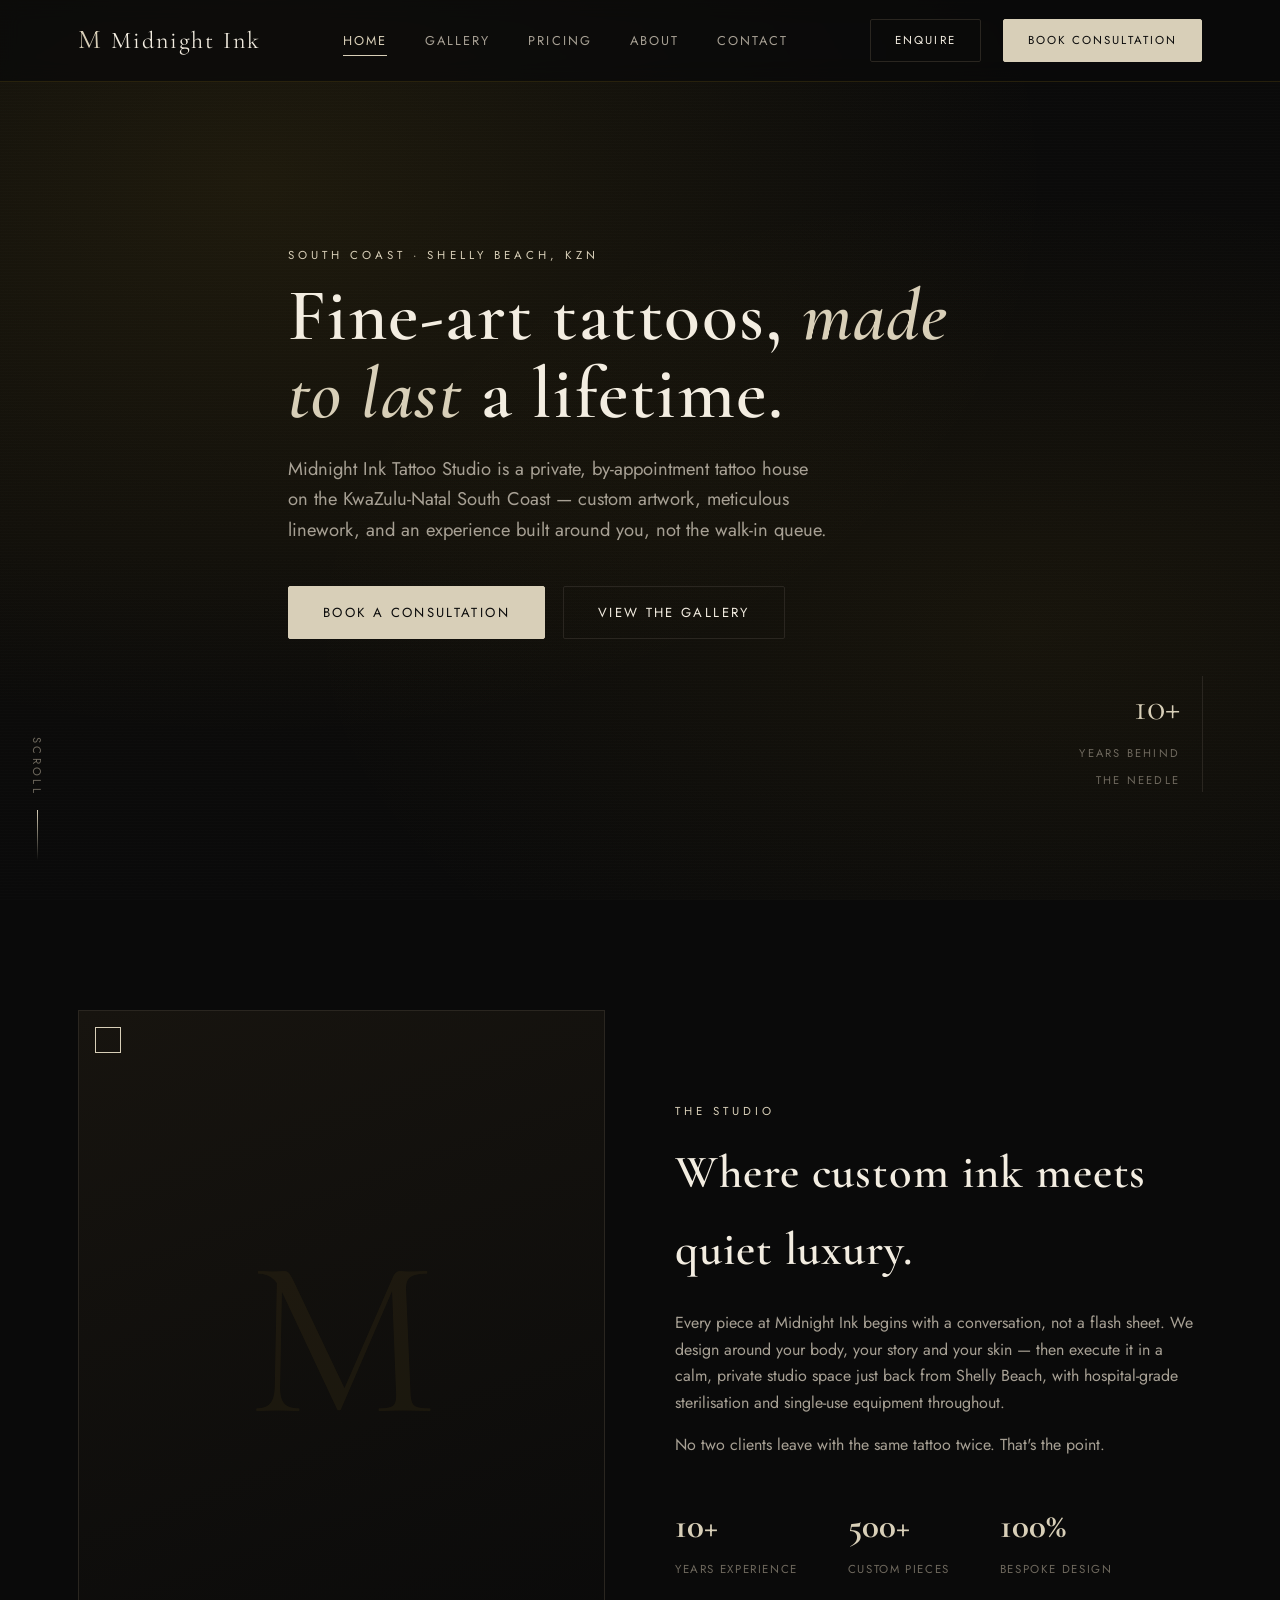
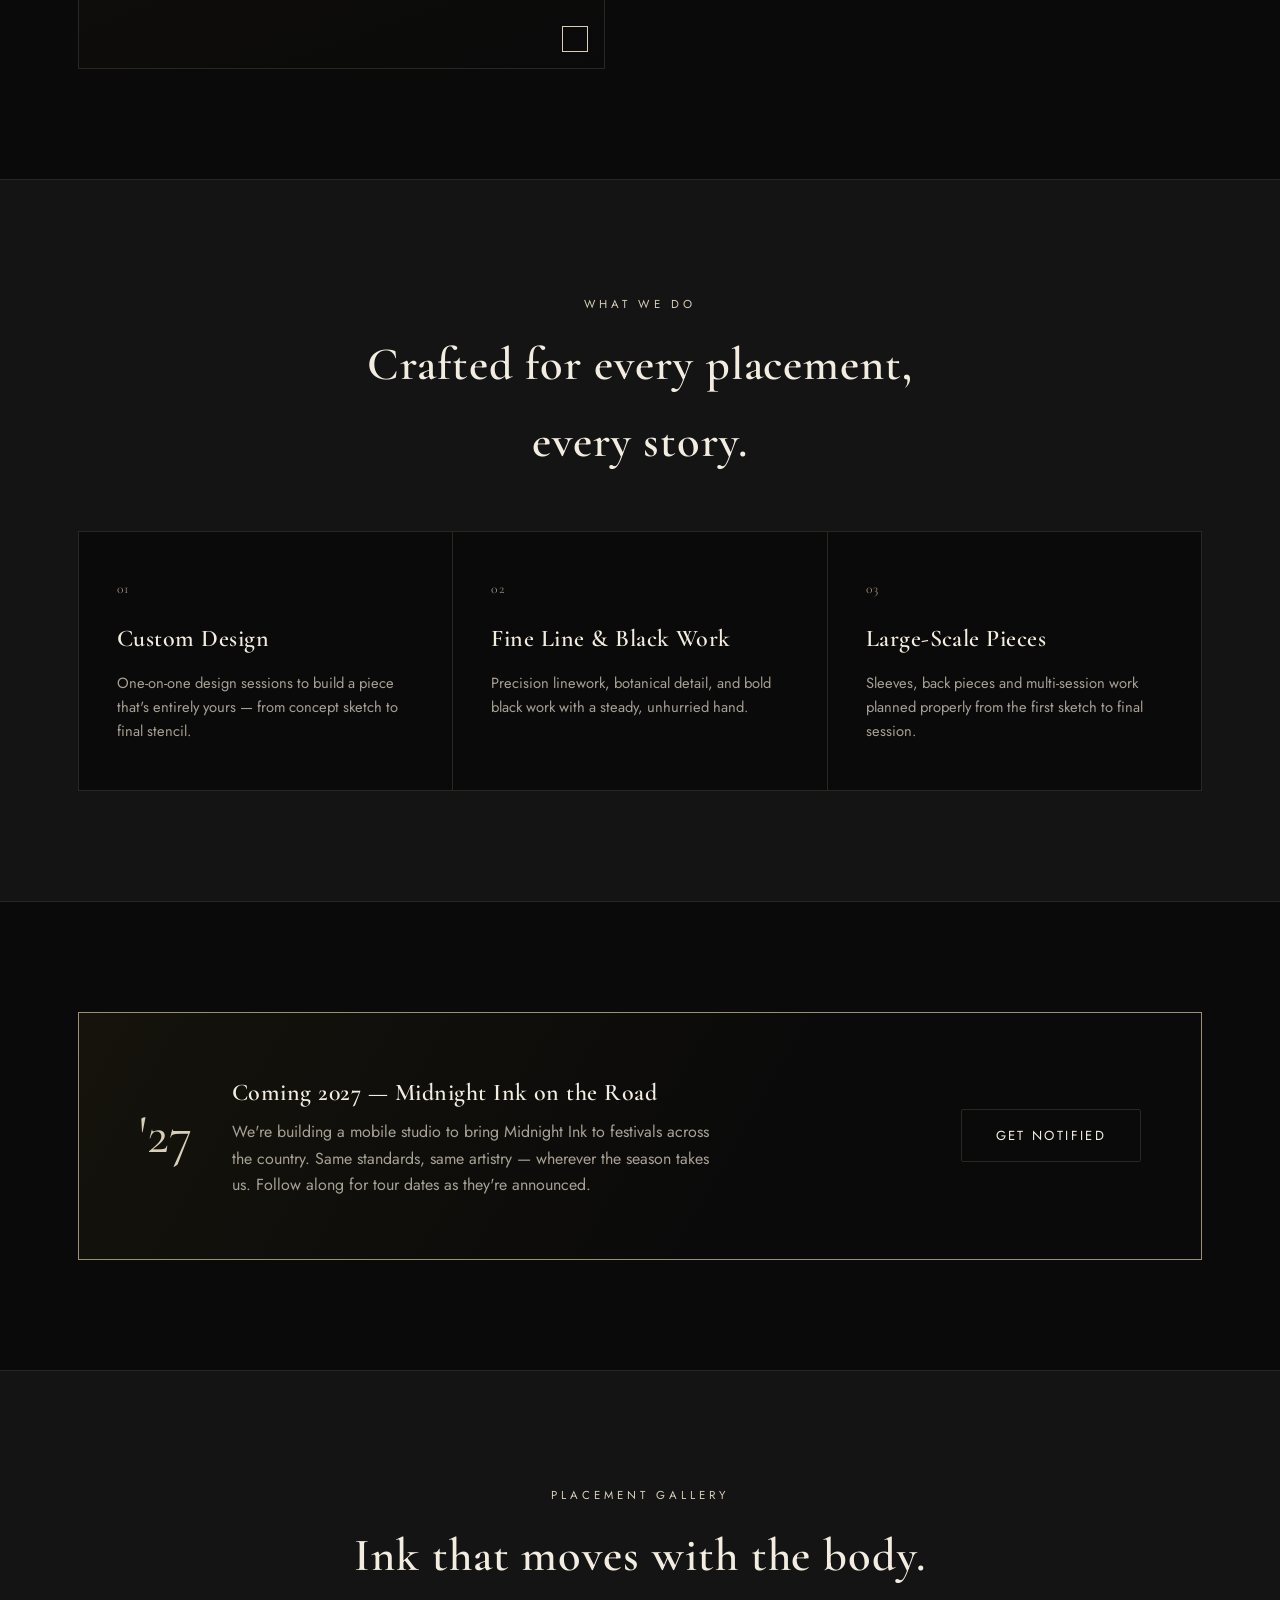
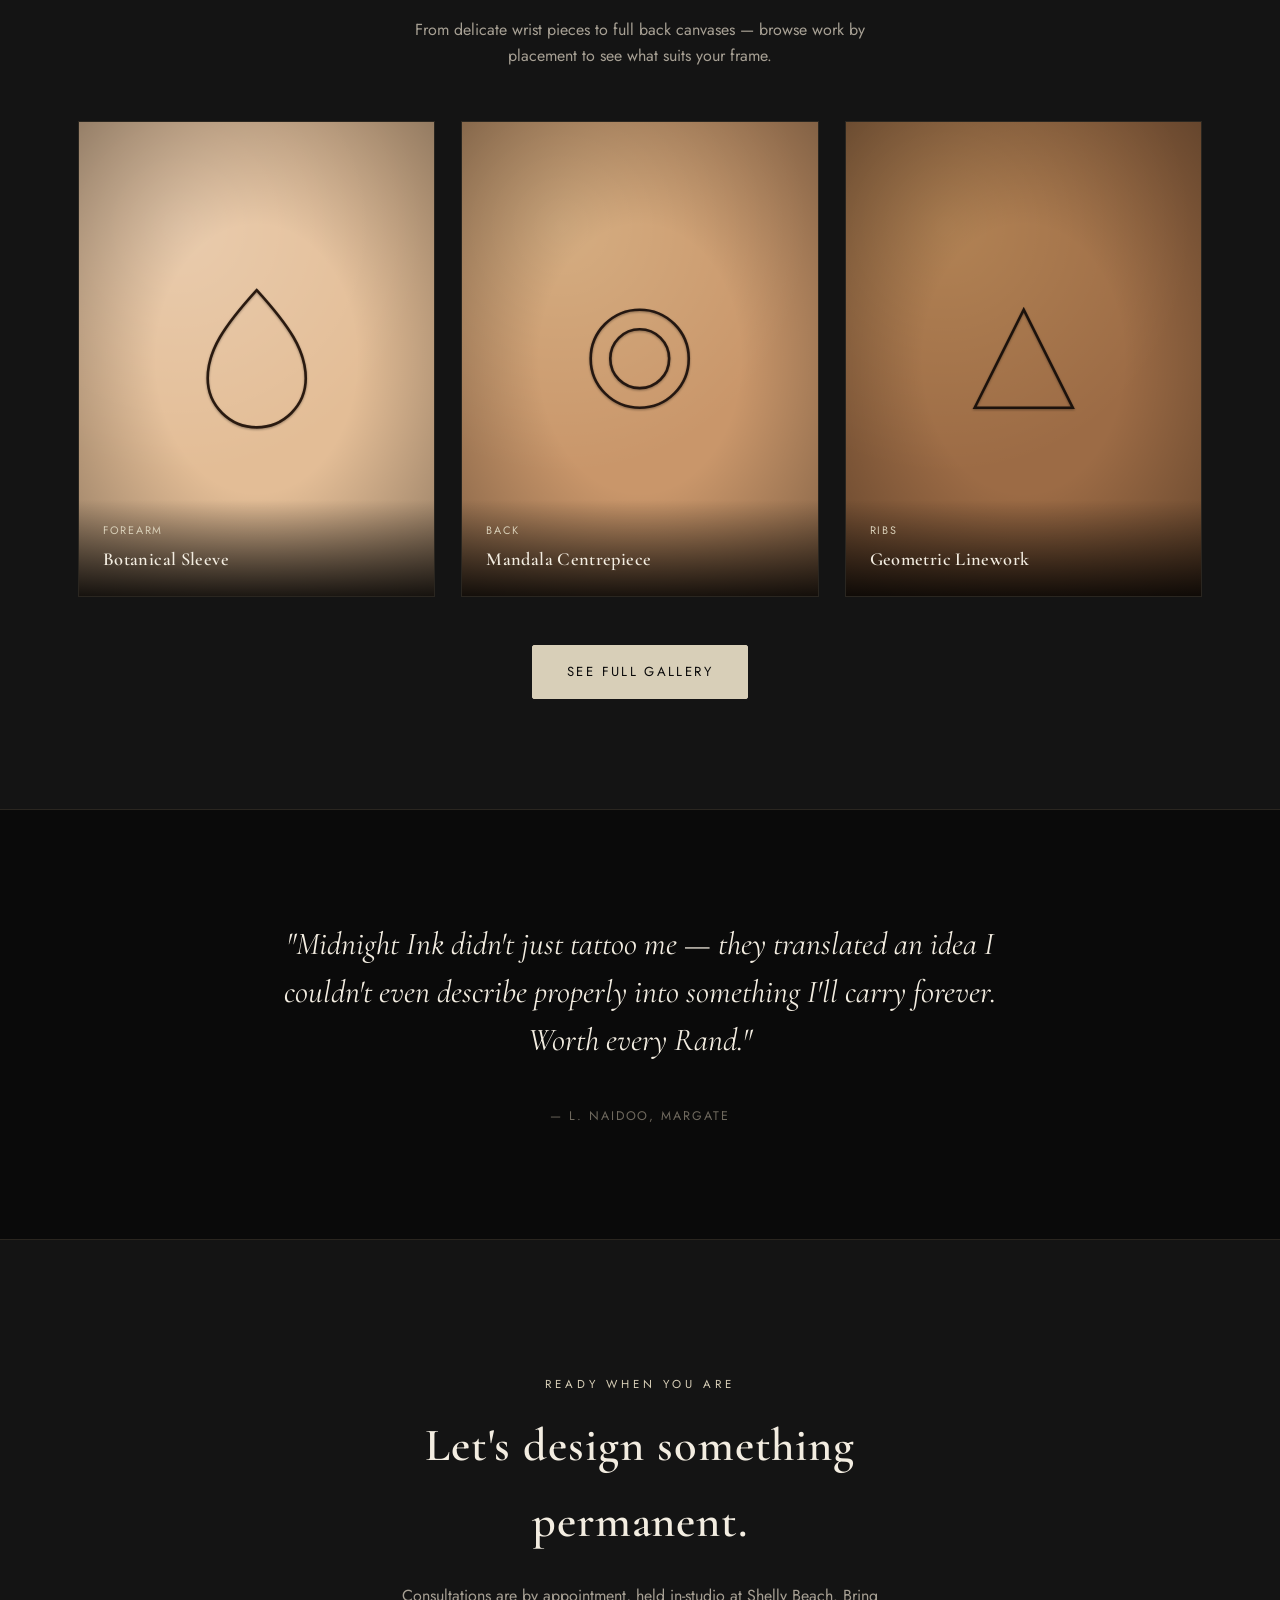
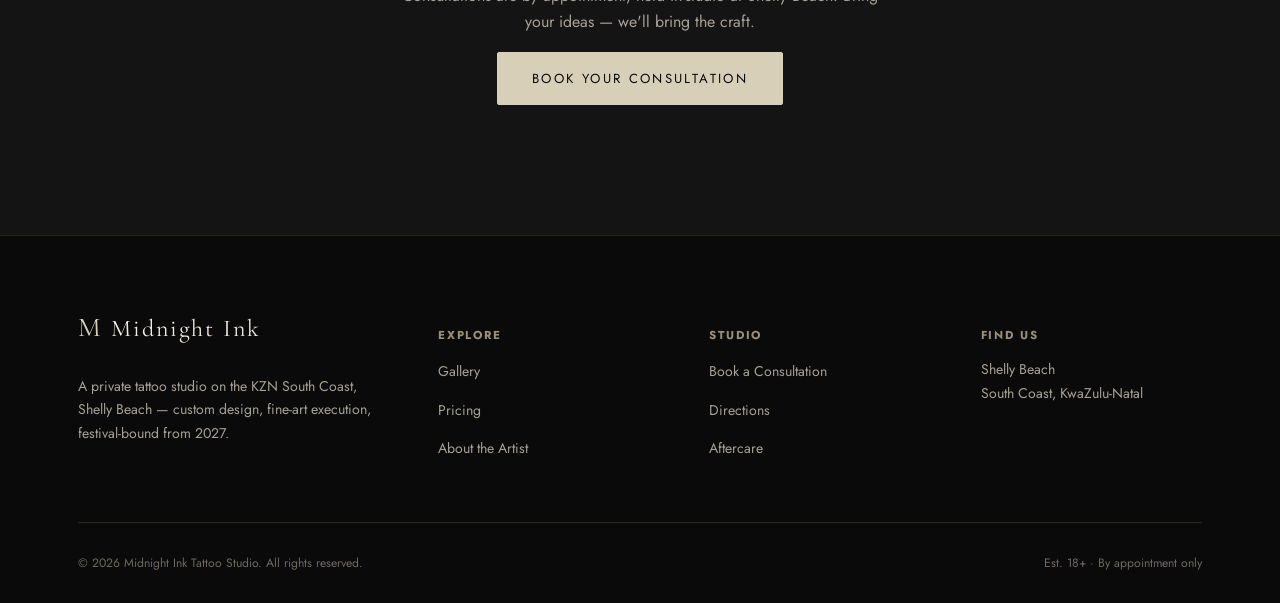
<file: index.html>
<!DOCTYPE html>
<html lang="en">
<head>
<meta charset="UTF-8">
<meta name="viewport" content="width=device-width, initial-scale=1.0">
<title>Midnight Ink Tattoo Studio — Luxury Tattoo Art, Shelly Beach</title>
<meta name="description" content="Midnight Ink Tattoo Studio — bespoke, fine-art tattooing on the KZN South Coast, Shelly Beach. Custom design, private consultations, and from 2027 a mobile studio touring festivals nationwide.">
<link rel="icon" type="image/svg+xml" href="favicon.svg">
<link rel="preconnect" href="https://fonts.googleapis.com">
<link rel="preconnect" href="https://fonts.gstatic.com" crossorigin>
<link href="https://fonts.googleapis.com/css2?family=Cormorant+Garamond:ital,wght@0,400;0,500;0,600;1,500&family=Jost:wght@300;400;500;600&display=swap" rel="stylesheet">
<link rel="stylesheet" href="css/style.css">
</head>
<body>

<header class="site-header">
  <nav class="nav">
    <a href="index.html" class="logo"><span class="mark">M</span> Midnight Ink</a>
    <ul class="nav-links">
      <li><a href="index.html">Home</a></li>
      <li><a href="gallery.html">Gallery</a></li>
      <li><a href="pricing.html">Pricing</a></li>
      <li><a href="about.html">About</a></li>
      <li><a href="contact.html">Contact</a></li>
    </ul>
    <div class="nav-cta">
      <a href="contact.html" class="btn btn-ghost">Enquire</a>
      <a href="contact.html" class="btn btn-solid">Book Consultation</a>
    </div>
    <button class="nav-toggle" aria-label="Toggle navigation"><span></span><span></span><span></span></button>
  </nav>
</header>

<main>

  <!-- HERO -->
  <section class="hero">
    <div class="container hero-inner">
      <span class="eyebrow">South Coast · Shelly Beach, KZN</span>
      <h1>Fine‑art tattoos, <span class="gold"><em>made to last</em></span> a lifetime.</h1>
      <p class="lede">Midnight Ink Tattoo Studio is a private, by‑appointment tattoo house on the KwaZulu‑Natal South Coast — custom artwork, meticulous linework, and an experience built around you, not the walk‑in queue.</p>
      <div class="hero-actions">
        <a href="contact.html" class="btn btn-solid">Book a Consultation</a>
        <a href="gallery.html" class="btn btn-ghost">View the Gallery</a>
      </div>
    </div>
    <div class="hero-badge">
      <span class="num">10+</span>
      <span class="lbl">Years Behind<br>the Needle</span>
    </div>
    <div class="scroll-cue">Scroll</div>
  </section>

  <!-- INTRO -->
  <section>
    <div class="container intro-grid">
      <div class="intro-visual">
        <span class="frame-corner fc-tl"></span>
        <span class="frame-corner fc-br"></span>
      </div>
      <div>
        <span class="eyebrow">The Studio</span>
        <h2>Where custom ink meets quiet luxury.</h2>
        <p>Every piece at Midnight Ink begins with a conversation, not a flash sheet. We design around your body, your story and your skin — then execute it in a calm, private studio space just back from Shelly Beach, with hospital‑grade sterilisation and single‑use equipment throughout.</p>
        <p>No two clients leave with the same tattoo twice. That's the point.</p>
        <div class="stat-row">
          <div class="stat"><b>10+</b><span>Years Experience</span></div>
          <div class="stat"><b>500+</b><span>Custom Pieces</span></div>
          <div class="stat"><b>100%</b><span>Bespoke Design</span></div>
        </div>
      </div>
    </div>
  </section>

  <!-- SERVICE HIGHLIGHTS -->
  <section class="band-dark band-line">
    <div class="container">
      <div class="section-head center">
        <span class="eyebrow">What We Do</span>
        <h2>Crafted for every placement, every story.</h2>
      </div>
      <div class="card-grid">
        <div class="card">
          <span class="num">01</span>
          <h3>Custom Design</h3>
          <p>One‑on‑one design sessions to build a piece that's entirely yours — from concept sketch to final stencil.</p>
        </div>
        <div class="card">
          <span class="num">02</span>
          <h3>Fine Line &amp; Black Work</h3>
          <p>Precision linework, botanical detail, and bold black work with a steady, unhurried hand.</p>
        </div>
        <div class="card">
          <span class="num">03</span>
          <h3>Large‑Scale Pieces</h3>
          <p>Sleeves, back pieces and multi‑session work planned properly from the first sketch to final session.</p>
        </div>
      </div>
    </div>
  </section>

  <!-- MOBILE STUDIO / FESTIVAL BANNER -->
  <section>
    <div class="container">
      <div class="festival-banner">
        <span class="tag">'27</span>
        <div>
          <h3>Coming 2027 — Midnight Ink on the Road</h3>
          <p>We're building a mobile studio to bring Midnight Ink to festivals across the country. Same standards, same artistry — wherever the season takes us. Follow along for tour dates as they're announced.</p>
        </div>
        <a href="contact.html" class="btn btn-ghost">Get Notified</a>
      </div>
    </div>
  </section>

  <!-- PLACEMENTS TEASER -->
  <section class="band-dark band-line">
    <div class="container">
      <div class="section-head center">
        <span class="eyebrow">Placement Gallery</span>
        <h2>Ink that moves with the body.</h2>
        <p style="max-width:520px;margin:0.8em auto 0;">From delicate wrist pieces to full back canvases — browse work by placement to see what suits your frame.</p>
      </div>
      <div class="gallery-grid">
        <div class="gallery-item">
          <div class="swatch skin-1">
            <svg viewBox="0 0 100 100" fill="none" stroke="#2a1a10" stroke-width="1.6"><path d="M50 8C30 30 20 45 20 62a30 30 0 0 0 60 0c0-17-10-32-30-54z"/></svg>
          </div>
          <div class="g-info"><span class="g-place">Forearm</span><h4>Botanical Sleeve</h4></div>
        </div>
        <div class="gallery-item">
          <div class="swatch skin-2">
            <svg viewBox="0 0 100 100" fill="none" stroke="#241711" stroke-width="1.6"><circle cx="50" cy="50" r="30"/><circle cx="50" cy="50" r="18"/></svg>
          </div>
          <div class="g-info"><span class="g-place">Back</span><h4>Mandala Centrepiece</h4></div>
        </div>
        <div class="gallery-item">
          <div class="swatch skin-3">
            <svg viewBox="0 0 100 100" fill="none" stroke="#1c120c" stroke-width="1.6"><path d="M20 80 L50 20 L80 80 Z"/></svg>
          </div>
          <div class="g-info"><span class="g-place">Ribs</span><h4>Geometric Linework</h4></div>
        </div>
      </div>
      <div style="text-align:center;margin-top:3em;">
        <a href="gallery.html" class="btn btn-solid">See Full Gallery</a>
      </div>
    </div>
  </section>

  <!-- TESTIMONIAL -->
  <section>
    <div class="container quote-block">
      <blockquote>"Midnight Ink didn't just tattoo me — they translated an idea I couldn't even describe properly into something I'll carry forever. Worth every Rand."</blockquote>
      <cite>— L. Naidoo, Margate</cite>
    </div>
  </section>

  <!-- CTA -->
  <section class="cta-band">
    <div class="container">
      <span class="eyebrow">Ready When You Are</span>
      <h2>Let's design something permanent.</h2>
      <p>Consultations are by appointment, held in‑studio at Shelly Beach. Bring your ideas — we'll bring the craft.</p>
      <a href="contact.html" class="btn btn-solid">Book Your Consultation</a>
    </div>
  </section>

</main>

<footer class="site-footer">
  <div class="container">
    <div class="footer-grid">
      <div>
        <div class="logo" style="margin-bottom:1em;"><span class="mark">M</span> Midnight Ink</div>
        <p>A private tattoo studio on the KZN South Coast, Shelly Beach — custom design, fine‑art execution, festival‑bound from 2027.</p>
      </div>
      <div>
        <h5>Explore</h5>
        <ul class="footer-links">
          <li><a href="gallery.html">Gallery</a></li>
          <li><a href="pricing.html">Pricing</a></li>
          <li><a href="about.html">About the Artist</a></li>
        </ul>
      </div>
      <div>
        <h5>Studio</h5>
        <ul class="footer-links">
          <li><a href="contact.html">Book a Consultation</a></li>
          <li><a href="contact.html">Directions</a></li>
          <li><a href="contact.html">Aftercare</a></li>
        </ul>
      </div>
      <div>
        <h5>Find Us</h5>
        <p>Shelly Beach<br>South Coast, KwaZulu‑Natal</p>
      </div>
    </div>
    <div class="footer-bottom">
      <span>© 2026 Midnight Ink Tattoo Studio. All rights reserved.</span>
      <span>Est. 18+ · By appointment only</span>
    </div>
  </div>
</footer>

<script src="js/main.js"></script>
</body>
</html>
</file>
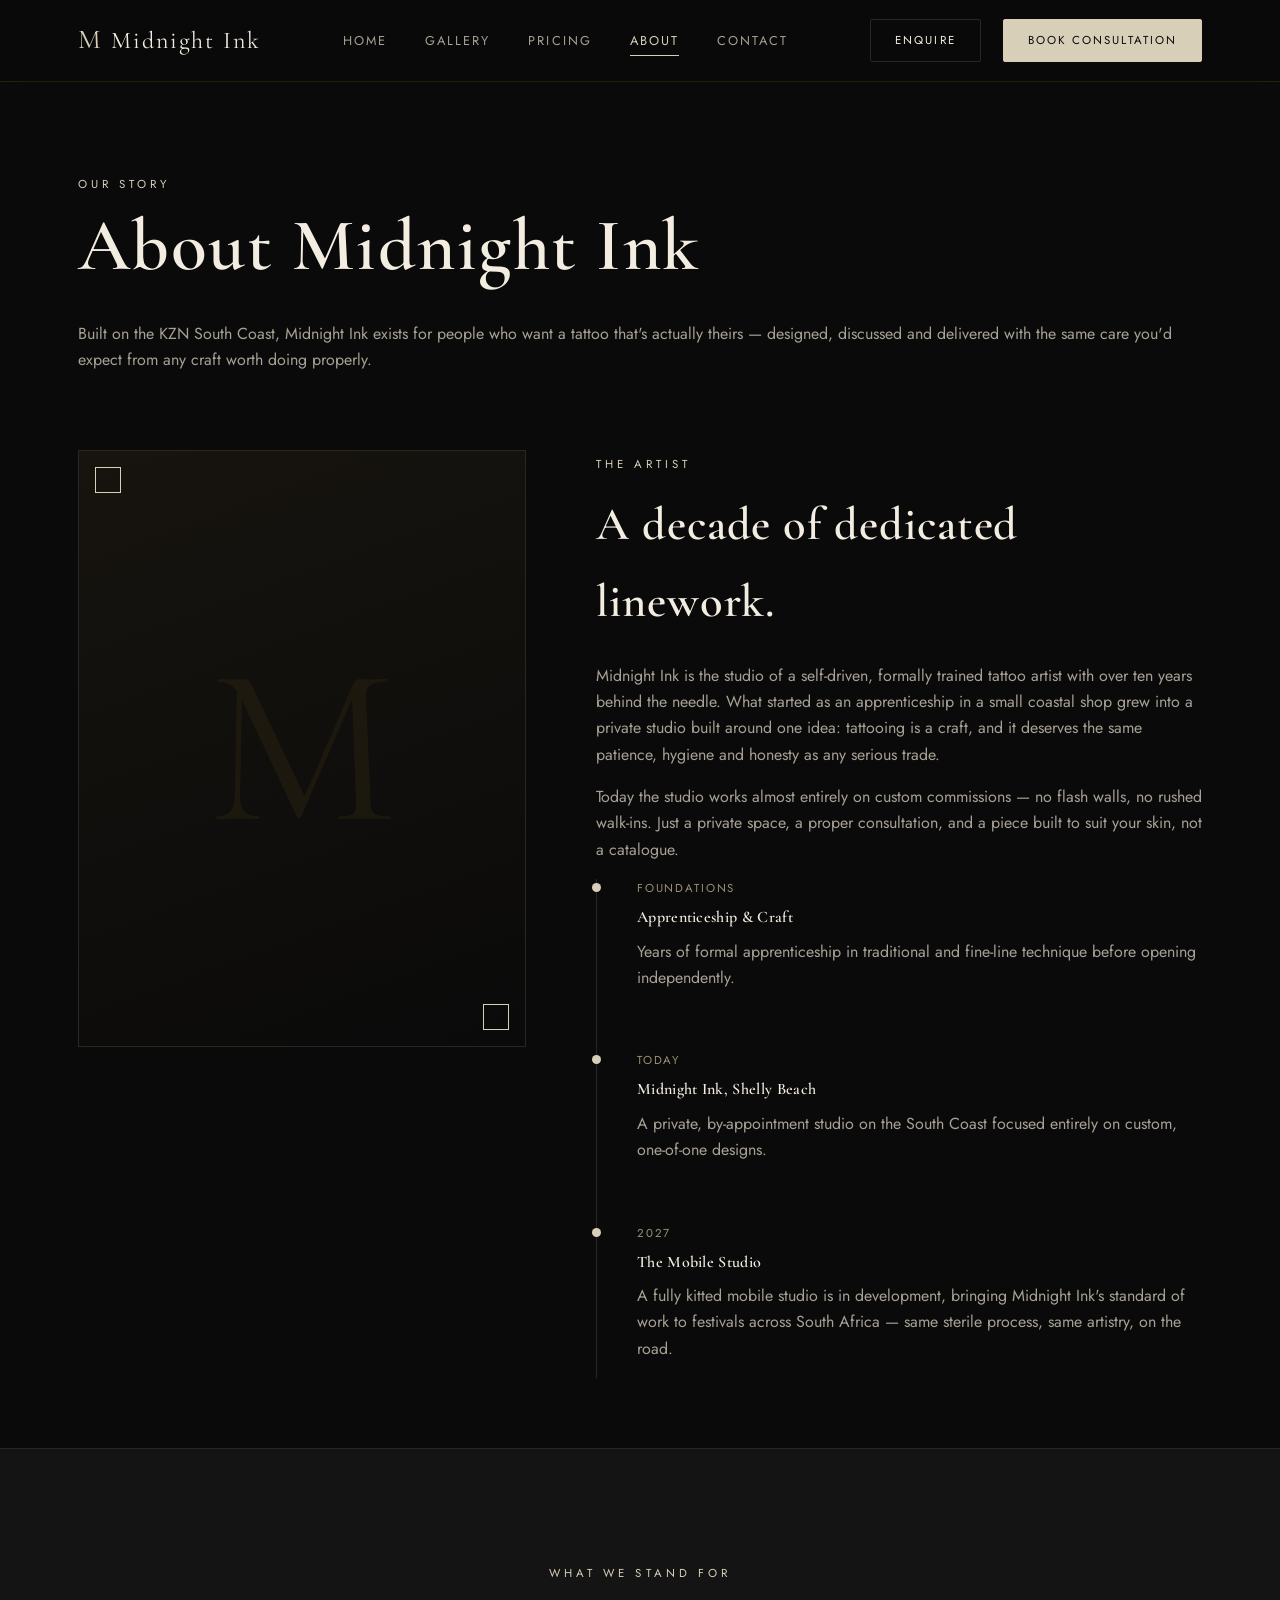
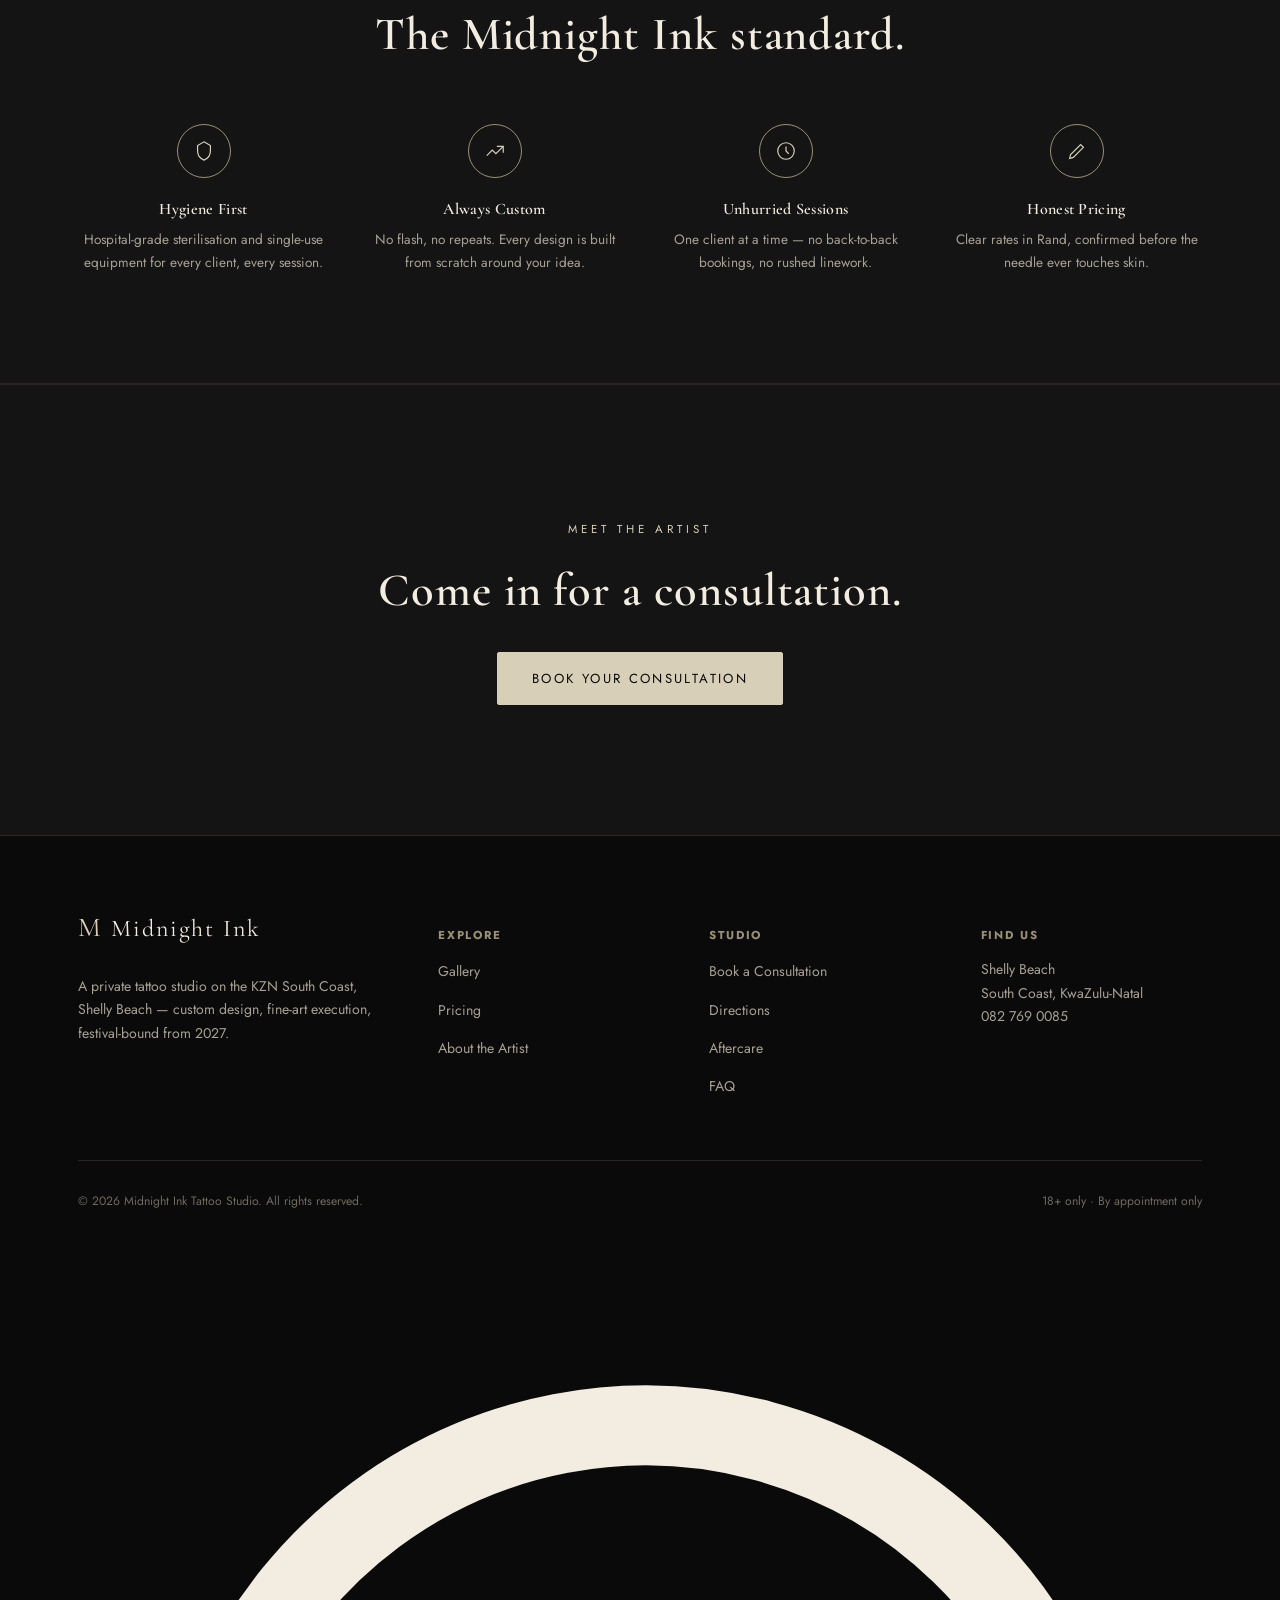
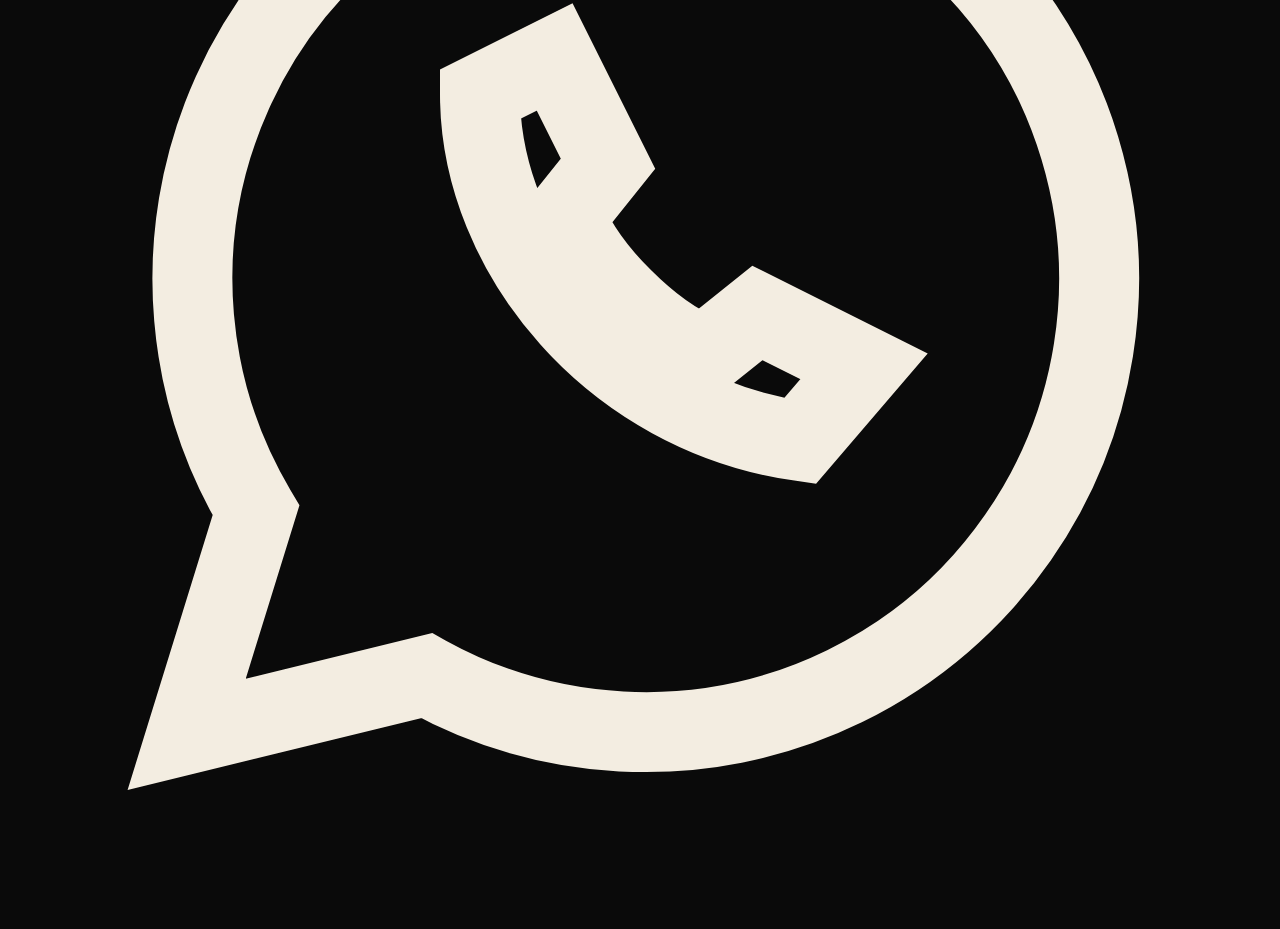
<file: about.html>
<!DOCTYPE html>
<html lang="en">
<head>
<meta charset="UTF-8">
<meta name="viewport" content="width=device-width, initial-scale=1.0">
<title>About — Midnight Ink Tattoo Studio</title>
<meta name="description" content="The story behind Midnight Ink Tattoo Studio — a custom tattoo house on the KZN South Coast, Shelly Beach, and our upcoming mobile studio touring festivals from 2027.">
<link rel="canonical" href="https://midnightinktattoo.co.za/about.html">
<meta property="og:type" content="website">
<meta property="og:site_name" content="Midnight Ink Tattoo Studio">
<meta property="og:title" content="About — Midnight Ink Tattoo Studio">
<meta property="og:description" content="The story behind Midnight Ink Tattoo Studio — a custom tattoo house on the KZN South Coast, Shelly Beach, and our upcoming mobile studio touring festivals from 2027.">
<meta property="og:url" content="https://midnightinktattoo.co.za/about.html">
<meta property="og:image" content="https://midnightinktattoo.co.za/og-image.png">
<meta property="og:locale" content="en_ZA">
<meta name="twitter:card" content="summary_large_image">
<meta name="theme-color" content="#0a0a0a">
<link rel="icon" type="image/svg+xml" href="favicon.svg">
<link rel="preconnect" href="https://fonts.googleapis.com">
<link rel="preconnect" href="https://fonts.gstatic.com" crossorigin>
<link href="https://fonts.googleapis.com/css2?family=Cormorant+Garamond:ital,wght@0,400;0,500;0,600;1,500&family=Jost:wght@300;400;500;600&display=swap" rel="stylesheet">
<link rel="stylesheet" href="css/style.css">
</head>
<body>

<header class="site-header">
  <nav class="nav">
    <a href="index.html" class="logo"><span class="mark">M</span> Midnight Ink</a>
    <ul class="nav-links">
      <li><a href="index.html">Home</a></li>
      <li><a href="gallery.html">Gallery</a></li>
      <li><a href="pricing.html">Pricing</a></li>
      <li><a href="about.html">About</a></li>
      <li><a href="contact.html">Contact</a></li>
    </ul>
    <div class="nav-cta">
      <a href="contact.html" class="btn btn-ghost">Enquire</a>
      <a href="contact.html" class="btn btn-solid">Book Consultation</a>
    </div>
    <button class="nav-toggle" aria-label="Toggle navigation"><span></span><span></span><span></span></button>
  </nav>
</header>

<main>
  <section class="about-hero">
    <div class="container">
      <span class="eyebrow">Our Story</span>
      <h1>About Midnight Ink</h1>
      <p class="lede">Built on the KZN South Coast, Midnight Ink exists for people who want a tattoo that's actually theirs — designed, discussed and delivered with the same care you'd expect from any craft worth doing properly.</p>
    </div>
  </section>

  <section class="section-tight" style="padding-top:0;">
    <div class="container artist-grid">
      <div>
        <div class="intro-visual" style="aspect-ratio:3/4;">
          <!-- Artist photo: save as images/artist.jpg, then uncomment:
          <img src="images/artist.jpg" alt="The artist at work in the Midnight Ink studio">
          -->
          <span class="frame-corner fc-tl"></span>
          <span class="frame-corner fc-br"></span>
        </div>
      </div>
      <div>
        <span class="eyebrow">The Artist</span>
        <h2>A decade of dedicated linework.</h2>
        <p>Midnight Ink is the studio of a self‑driven, formally trained tattoo artist with over ten years behind the needle. What started as an apprenticeship in a small coastal shop grew into a private studio built around one idea: tattooing is a craft, and it deserves the same patience, hygiene and honesty as any serious trade.</p>
        <p>Today the studio works almost entirely on custom commissions — no flash walls, no rushed walk‑ins. Just a private space, a proper consultation, and a piece built to suit your skin, not a catalogue.</p>
        <div class="timeline">
          <div class="t-item">
            <span class="t-year">Foundations</span>
            <h4>Apprenticeship &amp; Craft</h4>
            <p>Years of formal apprenticeship in traditional and fine‑line technique before opening independently.</p>
          </div>
          <div class="t-item">
            <span class="t-year">Today</span>
            <h4>Midnight Ink, Shelly Beach</h4>
            <p>A private, by‑appointment studio on the South Coast focused entirely on custom, one‑of‑one designs.</p>
          </div>
          <div class="t-item">
            <span class="t-year">2027</span>
            <h4>The Mobile Studio</h4>
            <p>A fully kitted mobile studio is in development, bringing Midnight Ink's standard of work to festivals across South Africa — same sterile process, same artistry, on the road.</p>
          </div>
        </div>
      </div>
    </div>
  </section>

  <section class="band-dark band-line">
    <div class="container">
      <div class="section-head center">
        <span class="eyebrow">What We Stand For</span>
        <h2>The Midnight Ink standard.</h2>
      </div>
      <div class="values-grid">
        <div class="value-item">
          <div class="v-icon"><svg viewBox="0 0 24 24" fill="none" stroke="#d8cfb8" stroke-width="1.3"><path d="M12 2l7 4v6c0 5-3.5 8.5-7 10-3.5-1.5-7-5-7-10V6l7-4z"/></svg></div>
          <h4>Hygiene First</h4>
          <p>Hospital‑grade sterilisation and single‑use equipment for every client, every session.</p>
        </div>
        <div class="value-item">
          <div class="v-icon"><svg viewBox="0 0 24 24" fill="none" stroke="#d8cfb8" stroke-width="1.3"><path d="M3 17l6-6 4 4 8-8"/><path d="M14 7h7v7"/></svg></div>
          <h4>Always Custom</h4>
          <p>No flash, no repeats. Every design is built from scratch around your idea.</p>
        </div>
        <div class="value-item">
          <div class="v-icon"><svg viewBox="0 0 24 24" fill="none" stroke="#d8cfb8" stroke-width="1.3"><circle cx="12" cy="12" r="9"/><path d="M12 7v5l3 3"/></svg></div>
          <h4>Unhurried Sessions</h4>
          <p>One client at a time — no back‑to‑back bookings, no rushed linework.</p>
        </div>
        <div class="value-item">
          <div class="v-icon"><svg viewBox="0 0 24 24" fill="none" stroke="#d8cfb8" stroke-width="1.3"><path d="M4 20l4-1 11-11-3-3L5 16l-1 4z"/></svg></div>
          <h4>Honest Pricing</h4>
          <p>Clear rates in Rand, confirmed before the needle ever touches skin.</p>
        </div>
      </div>
    </div>
  </section>

  <section class="cta-band">
    <div class="container">
      <span class="eyebrow">Meet the Artist</span>
      <h2>Come in for a consultation.</h2>
      <a href="contact.html" class="btn btn-solid">Book Your Consultation</a>
    </div>
  </section>
</main>

<footer class="site-footer">
  <div class="container">
    <div class="footer-grid">
      <div>
        <div class="logo" style="margin-bottom:1em;"><span class="mark">M</span> Midnight Ink</div>
        <p>A private tattoo studio on the KZN South Coast, Shelly Beach — custom design, fine‑art execution, festival‑bound from 2027.</p>
      </div>
      <div>
        <h5>Explore</h5>
        <ul class="footer-links">
          <li><a href="gallery.html">Gallery</a></li>
          <li><a href="pricing.html">Pricing</a></li>
          <li><a href="about.html">About the Artist</a></li>
        </ul>
      </div>
      <div>
        <h5>Studio</h5>
        <ul class="footer-links">
          <li><a href="contact.html">Book a Consultation</a></li>
          <li><a href="contact.html#find-us">Directions</a></li>
          <li><a href="aftercare.html">Aftercare</a></li>
          <li><a href="faq.html">FAQ</a></li>
        </ul>
      </div>
      <div>
        <h5>Find Us</h5>
        <p>Shelly Beach<br>South Coast, KwaZulu‑Natal<br><a href="tel:+27827690085">082 769 0085</a></p>
      </div>
    </div>
    <div class="footer-bottom">
      <span>© 2026 Midnight Ink Tattoo Studio. All rights reserved.</span>
      <span>18+ only · By appointment only</span>
    </div>
  </div>
</footer>

<a href="https://wa.me/27827690085?text=Hi%20Midnight%20Ink%2C%20I%27d%20like%20to%20enquire%20about%20a%20tattoo." class="wa-float" target="_blank" rel="noopener" aria-label="Chat with us on WhatsApp">
  <svg viewBox="0 0 24 24" fill="none" stroke="currentColor" stroke-width="1.5"><path d="M3.5 20.5l1.3-4.2A8.5 8.5 0 1 1 8 19.4l-4.5 1.1z"/><path d="M9 8.5c0 3 2.5 6 6 6.5l1.2-1.4-2-1-1 .8c-1-.4-2.2-1.6-2.6-2.6l.8-1-1-2L9 8.5z"/></svg>
</a>

<script src="js/main.js"></script>
</body>
</html>
</file>
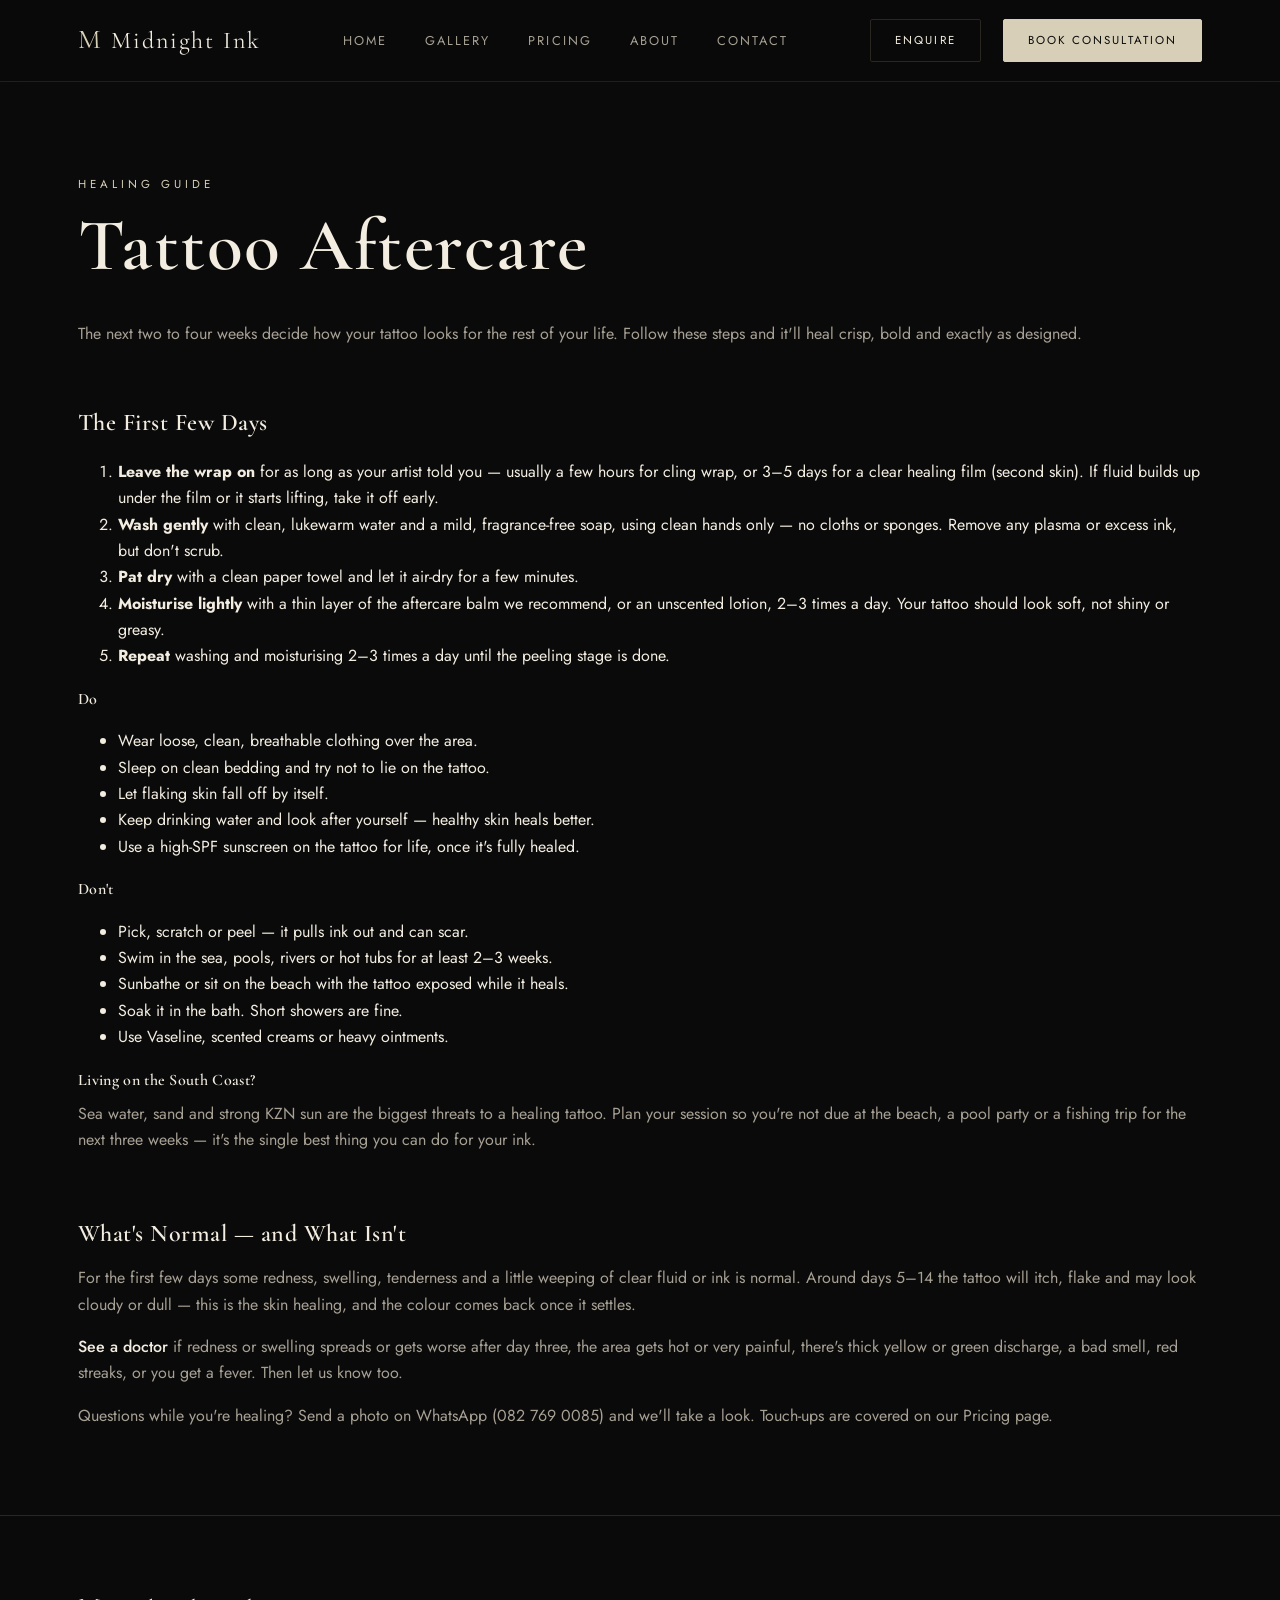
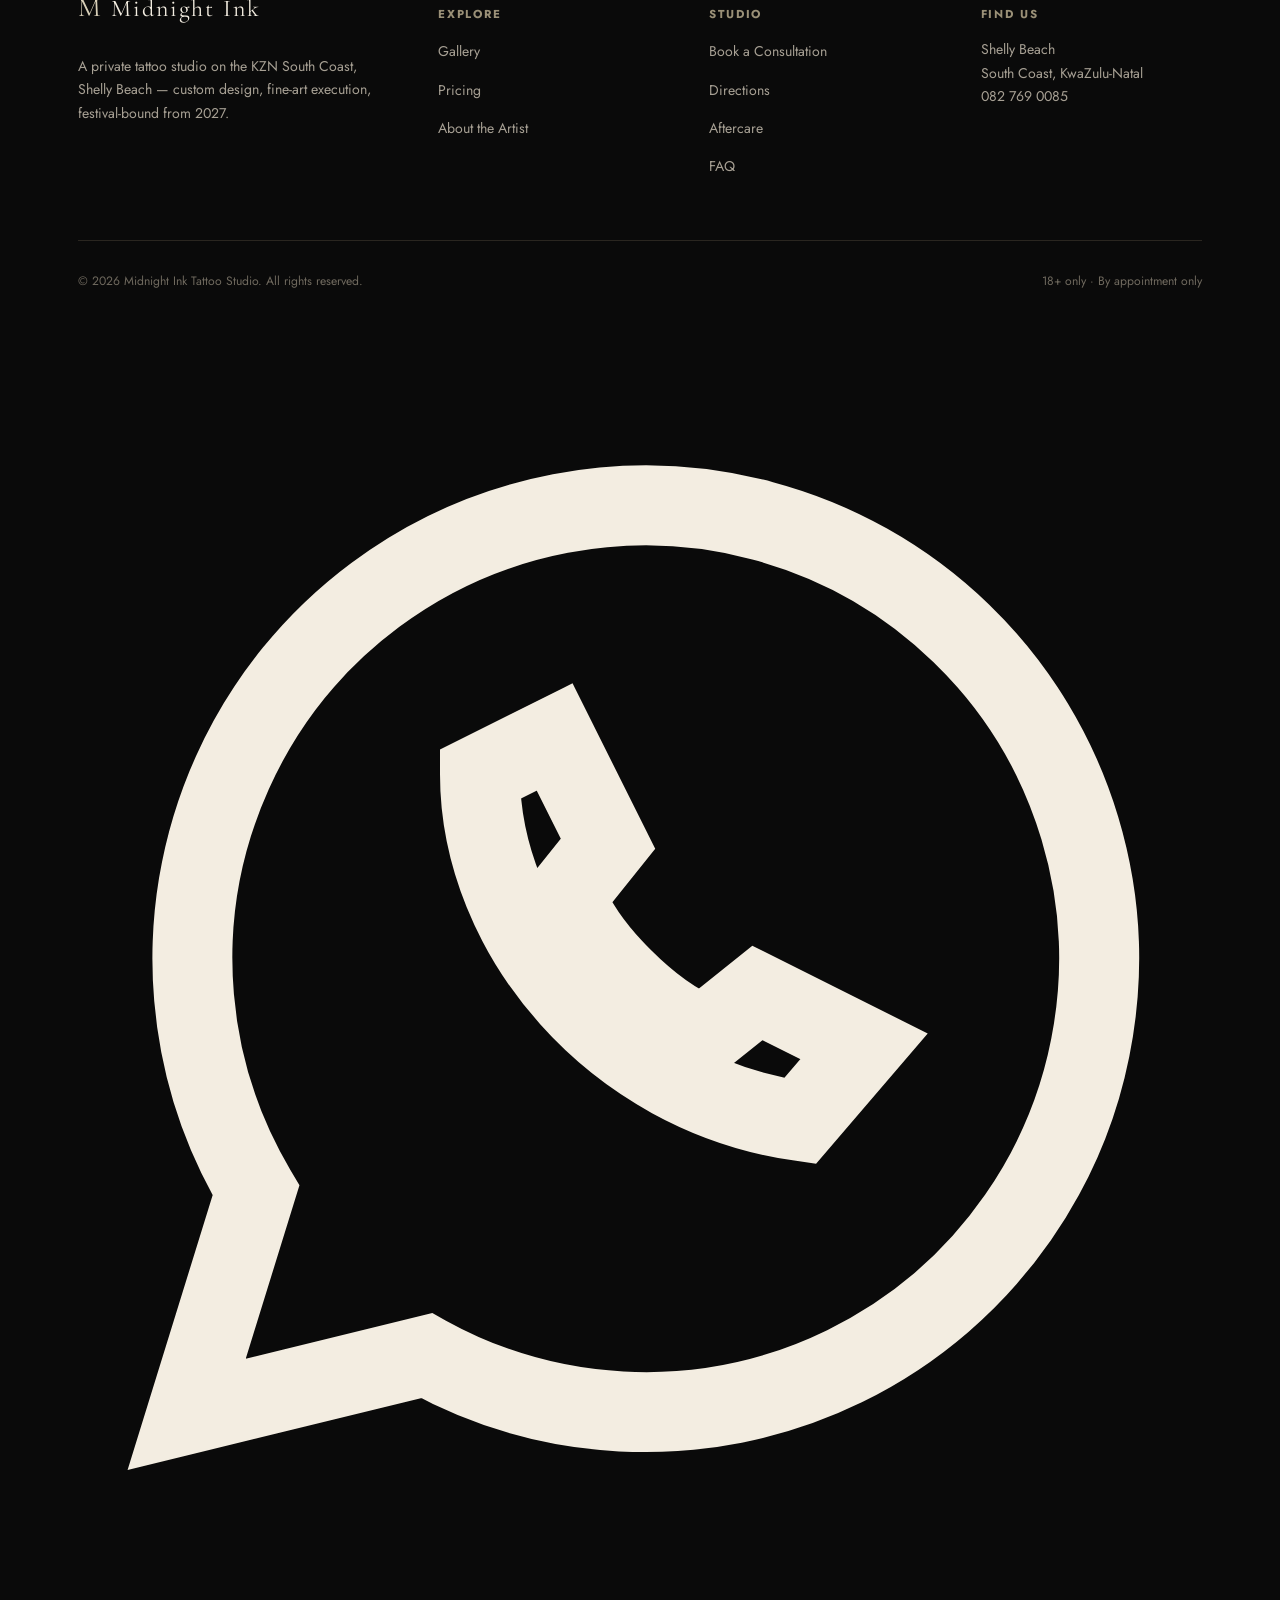
<file: aftercare.html>
<!DOCTYPE html>
<html lang="en">
<head>
<meta charset="UTF-8">
<meta name="viewport" content="width=device-width, initial-scale=1.0">
<title>Tattoo Aftercare — Midnight Ink Tattoo Studio</title>
<meta name="description" content="How to look after your new tattoo from Midnight Ink Tattoo Studio, Shelly Beach — washing, moisturising, sun and sea, and when to get in touch.">
<link rel="canonical" href="https://midnightinktattoo.co.za/aftercare.html">
<meta property="og:type" content="website">
<meta property="og:site_name" content="Midnight Ink Tattoo Studio">
<meta property="og:title" content="Tattoo Aftercare — Midnight Ink Tattoo Studio">
<meta property="og:description" content="How to look after your new tattoo from Midnight Ink Tattoo Studio, Shelly Beach — washing, moisturising, sun and sea, and when to get in touch.">
<meta property="og:url" content="https://midnightinktattoo.co.za/aftercare.html">
<meta property="og:image" content="https://midnightinktattoo.co.za/og-image.png">
<meta property="og:locale" content="en_ZA">
<meta name="twitter:card" content="summary_large_image">
<meta name="theme-color" content="#0a0a0a">
<link rel="icon" type="image/svg+xml" href="favicon.svg">
<link rel="preconnect" href="https://fonts.googleapis.com">
<link rel="preconnect" href="https://fonts.gstatic.com" crossorigin>
<link href="https://fonts.googleapis.com/css2?family=Cormorant+Garamond:ital,wght@0,400;0,500;0,600;1,500&family=Jost:wght@300;400;500;600&display=swap" rel="stylesheet">
<link rel="stylesheet" href="css/style.css">
</head>
<body>

<header class="site-header">
  <nav class="nav">
    <a href="index.html" class="logo"><span class="mark">M</span> Midnight Ink</a>
    <ul class="nav-links">
      <li><a href="index.html">Home</a></li>
      <li><a href="gallery.html">Gallery</a></li>
      <li><a href="pricing.html">Pricing</a></li>
      <li><a href="about.html">About</a></li>
      <li><a href="contact.html">Contact</a></li>
    </ul>
    <div class="nav-cta">
      <a href="contact.html" class="btn btn-ghost">Enquire</a>
      <a href="contact.html" class="btn btn-solid">Book Consultation</a>
    </div>
    <button class="nav-toggle" aria-label="Toggle navigation"><span></span><span></span><span></span></button>
  </nav>
</header>

<main>
  <section class="contact-hero">
    <div class="container">
      <span class="eyebrow">Healing Guide</span>
      <h1>Tattoo Aftercare</h1>
      <p class="lede">The next two to four weeks decide how your tattoo looks for the rest of your life. Follow these steps and it'll heal crisp, bold and exactly as designed.</p>
    </div>
  </section>

  <section class="section-tight" style="padding-top:0;">
    <div class="container">
    <div class="prose">
      <h3>The First Few Days</h3>
      <ol class="step-list">
        <li><strong>Leave the wrap on</strong> for as long as your artist told you — usually a few hours for cling wrap, or 3–5 days for a clear healing film (second skin). If fluid builds up under the film or it starts lifting, take it off early.</li>
        <li><strong>Wash gently</strong> with clean, lukewarm water and a mild, fragrance‑free soap, using clean hands only — no cloths or sponges. Remove any plasma or excess ink, but don't scrub.</li>
        <li><strong>Pat dry</strong> with a clean paper towel and let it air‑dry for a few minutes.</li>
        <li><strong>Moisturise lightly</strong> with a thin layer of the aftercare balm we recommend, or an unscented lotion, 2–3 times a day. Your tattoo should look soft, not shiny or greasy.</li>
        <li><strong>Repeat</strong> washing and moisturising 2–3 times a day until the peeling stage is done.</li>
      </ol>

      <div class="care-grid">
        <div>
          <h4>Do</h4>
          <ul>
            <li>Wear loose, clean, breathable clothing over the area.</li>
            <li>Sleep on clean bedding and try not to lie on the tattoo.</li>
            <li>Let flaking skin fall off by itself.</li>
            <li>Keep drinking water and look after yourself — healthy skin heals better.</li>
            <li>Use a high‑SPF sunscreen on the tattoo for life, once it's fully healed.</li>
          </ul>
        </div>
        <div>
          <h4>Don't</h4>
          <ul>
            <li>Pick, scratch or peel — it pulls ink out and can scar.</li>
            <li>Swim in the sea, pools, rivers or hot tubs for at least 2–3 weeks.</li>
            <li>Sunbathe or sit on the beach with the tattoo exposed while it heals.</li>
            <li>Soak it in the bath. Short showers are fine.</li>
            <li>Use Vaseline, scented creams or heavy ointments.</li>
          </ul>
        </div>
      </div>

      <div class="callout">
        <h4>Living on the South Coast?</h4>
        <p>Sea water, sand and strong KZN sun are the biggest threats to a healing tattoo. Plan your session so you're not due at the beach, a pool party or a fishing trip for the next three weeks — it's the single best thing you can do for your ink.</p>
      </div>

      <h3 style="margin-top:2.5em;">What's Normal — and What Isn't</h3>
      <p>For the first few days some redness, swelling, tenderness and a little weeping of clear fluid or ink is normal. Around days 5–14 the tattoo will itch, flake and may look cloudy or dull — this is the skin healing, and the colour comes back once it settles.</p>
      <p><strong style="color:var(--cream);font-weight:500;">See a doctor</strong> if redness or swelling spreads or gets worse after day three, the area gets hot or very painful, there's thick yellow or green discharge, a bad smell, red streaks, or you get a fever. Then let us know too.</p>

      <div class="callout">
        <p>Questions while you're healing? Send a photo on <a href="https://wa.me/27827690085" target="_blank" rel="noopener">WhatsApp (082 769 0085)</a> and we'll take a look. Touch‑ups are covered on our <a href="pricing.html">Pricing</a> page.</p>
      </div>
    </div>
    </div>
  </section>
</main>

<footer class="site-footer">
  <div class="container">
    <div class="footer-grid">
      <div>
        <div class="logo" style="margin-bottom:1em;"><span class="mark">M</span> Midnight Ink</div>
        <p>A private tattoo studio on the KZN South Coast, Shelly Beach — custom design, fine‑art execution, festival‑bound from 2027.</p>
      </div>
      <div>
        <h5>Explore</h5>
        <ul class="footer-links">
          <li><a href="gallery.html">Gallery</a></li>
          <li><a href="pricing.html">Pricing</a></li>
          <li><a href="about.html">About the Artist</a></li>
        </ul>
      </div>
      <div>
        <h5>Studio</h5>
        <ul class="footer-links">
          <li><a href="contact.html">Book a Consultation</a></li>
          <li><a href="contact.html#find-us">Directions</a></li>
          <li><a href="aftercare.html">Aftercare</a></li>
          <li><a href="faq.html">FAQ</a></li>
        </ul>
      </div>
      <div>
        <h5>Find Us</h5>
        <p>Shelly Beach<br>South Coast, KwaZulu‑Natal<br><a href="tel:+27827690085">082 769 0085</a></p>
      </div>
    </div>
    <div class="footer-bottom">
      <span>© 2026 Midnight Ink Tattoo Studio. All rights reserved.</span>
      <span>18+ only · By appointment only</span>
    </div>
  </div>
</footer>

<a href="https://wa.me/27827690085?text=Hi%20Midnight%20Ink%2C%20I%27d%20like%20to%20enquire%20about%20a%20tattoo." class="wa-float" target="_blank" rel="noopener" aria-label="Chat with us on WhatsApp">
  <svg viewBox="0 0 24 24" fill="none" stroke="currentColor" stroke-width="1.5"><path d="M3.5 20.5l1.3-4.2A8.5 8.5 0 1 1 8 19.4l-4.5 1.1z"/><path d="M9 8.5c0 3 2.5 6 6 6.5l1.2-1.4-2-1-1 .8c-1-.4-2.2-1.6-2.6-2.6l.8-1-1-2L9 8.5z"/></svg>
</a>

<script src="js/main.js"></script>
</body>
</html>
</file>
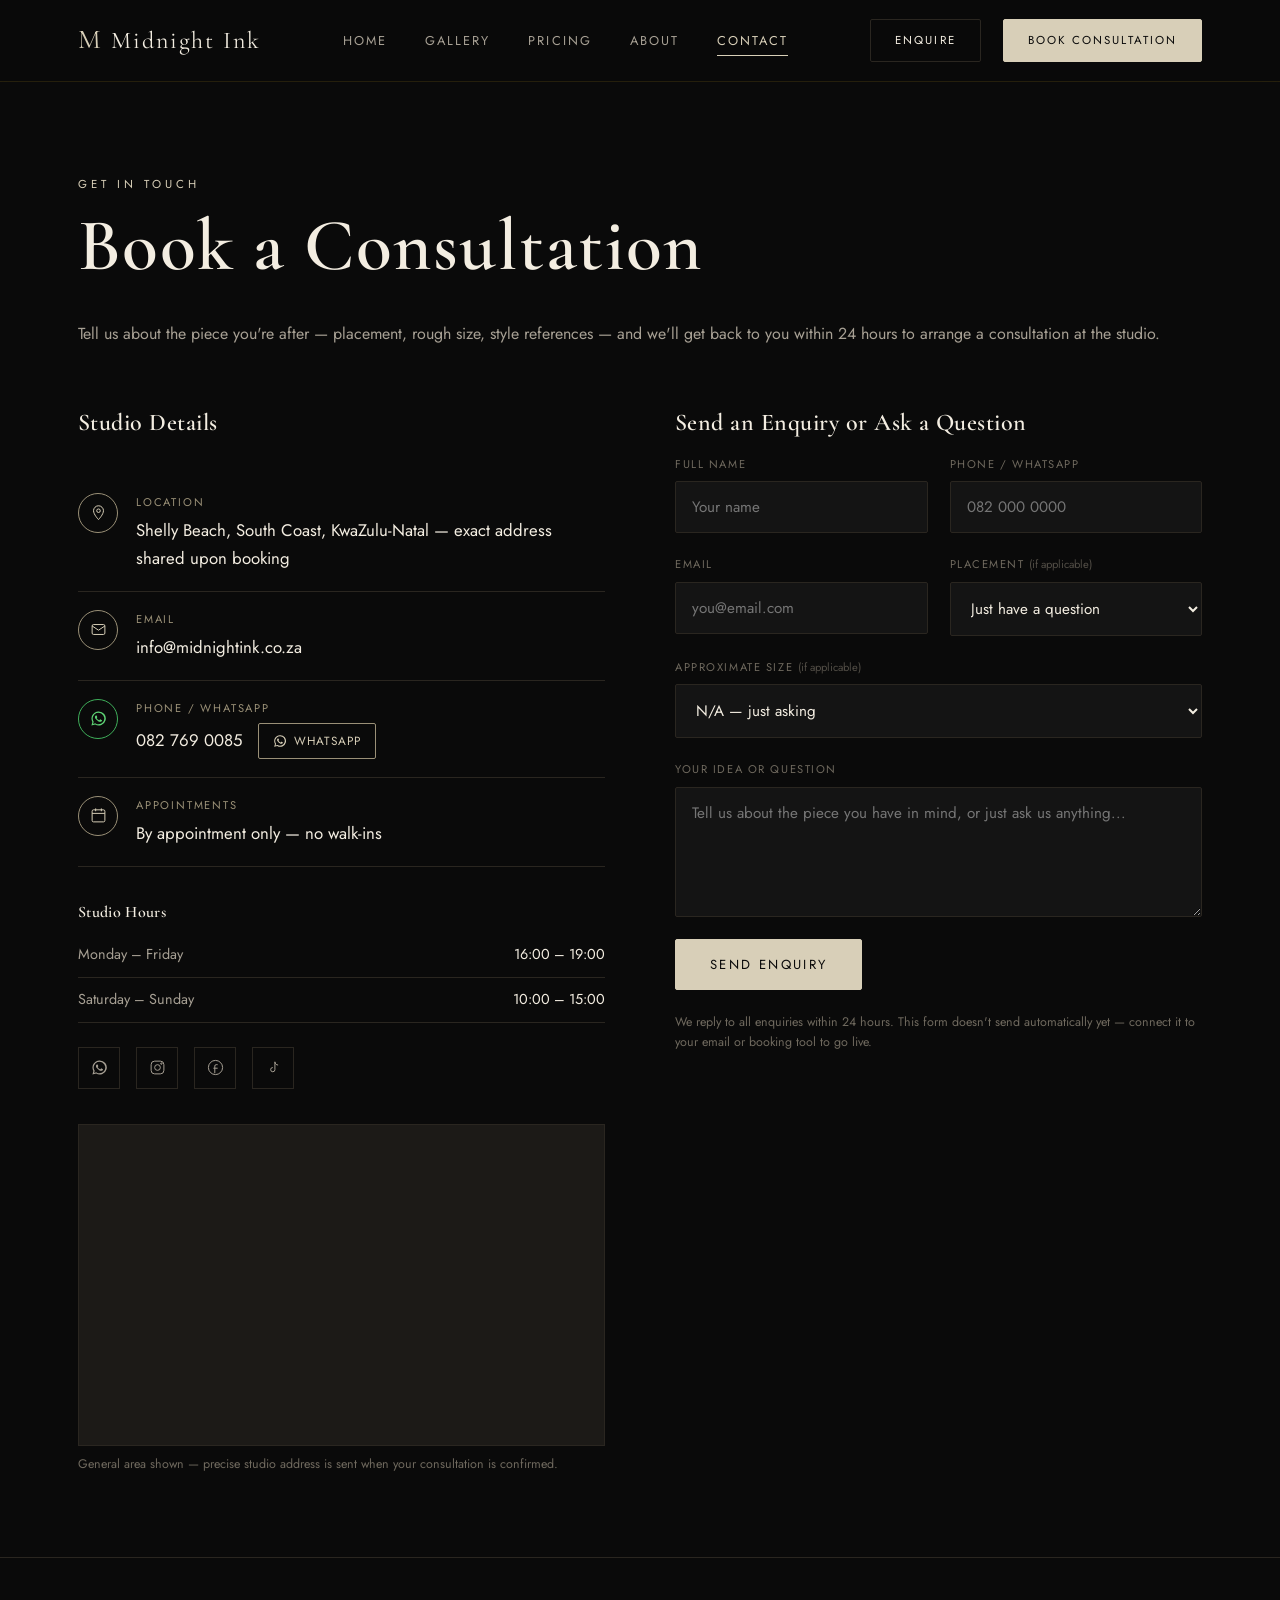
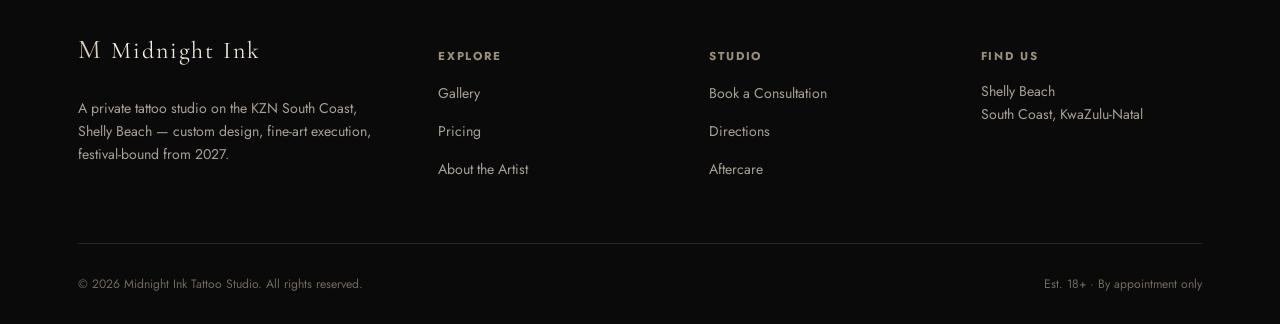
<file: contact.html>
<!DOCTYPE html>
<html lang="en">
<head>
<meta charset="UTF-8">
<meta name="viewport" content="width=device-width, initial-scale=1.0">
<title>Contact — Midnight Ink Tattoo Studio</title>
<meta name="description" content="Book a consultation at Midnight Ink Tattoo Studio, Shelly Beach, KZN South Coast. Get in touch for custom tattoo enquiries and appointments.">
<link rel="icon" type="image/svg+xml" href="favicon.svg">
<link rel="preconnect" href="https://fonts.googleapis.com">
<link rel="preconnect" href="https://fonts.gstatic.com" crossorigin>
<link href="https://fonts.googleapis.com/css2?family=Cormorant+Garamond:ital,wght@0,400;0,500;0,600;1,500&family=Jost:wght@300;400;500;600&display=swap" rel="stylesheet">
<link rel="stylesheet" href="css/style.css">
</head>
<body>

<header class="site-header">
  <nav class="nav">
    <a href="index.html" class="logo"><span class="mark">M</span> Midnight Ink</a>
    <ul class="nav-links">
      <li><a href="index.html">Home</a></li>
      <li><a href="gallery.html">Gallery</a></li>
      <li><a href="pricing.html">Pricing</a></li>
      <li><a href="about.html">About</a></li>
      <li><a href="contact.html">Contact</a></li>
    </ul>
    <div class="nav-cta">
      <a href="contact.html" class="btn btn-ghost">Enquire</a>
      <a href="contact.html" class="btn btn-solid">Book Consultation</a>
    </div>
    <button class="nav-toggle" aria-label="Toggle navigation"><span></span><span></span><span></span></button>
  </nav>
</header>

<main>
  <section class="contact-hero">
    <div class="container">
      <span class="eyebrow">Get In Touch</span>
      <h1>Book a Consultation</h1>
      <p class="lede">Tell us about the piece you're after — placement, rough size, style references — and we'll get back to you within 24 hours to arrange a consultation at the studio.</p>
    </div>
  </section>

  <section class="section-tight" style="padding-top:0;">
    <div class="container contact-grid">

      <div>
        <h3>Studio Details</h3>
        <ul class="contact-info-list">
          <li class="ci-item">
            <div class="ci-icon">
              <svg viewBox="0 0 24 24" fill="none" stroke="currentColor" stroke-width="1.4"><path d="M12 22s7-7.2 7-12.5A7 7 0 0 0 5 9.5C5 14.8 12 22 12 22z"/><circle cx="12" cy="9.5" r="2.5"/></svg>
            </div>
            <div>
              <span class="ci-label">Location</span>
              <span class="ci-value">Shelly Beach, South Coast, KwaZulu‑Natal — exact address shared upon booking</span>
            </div>
          </li>
          <li class="ci-item">
            <div class="ci-icon">
              <svg viewBox="0 0 24 24" fill="none" stroke="currentColor" stroke-width="1.4"><rect x="3" y="5" width="18" height="14" rx="2"/><path d="M3 7l9 6 9-6"/></svg>
            </div>
            <div>
              <span class="ci-label">Email</span>
              <a class="ci-value" href="mailto:info@midnightink.co.za">info@midnightink.co.za</a>
            </div>
          </li>
          <li class="ci-item">
            <div class="ci-icon ci-icon-whatsapp">
              <svg viewBox="0 0 24 24" fill="currentColor"><path d="M12 2a10 10 0 0 0-8.6 15L2 22l5.2-1.4A10 10 0 1 0 12 2zm0 18.2a8.2 8.2 0 0 1-4.2-1.2l-.3-.2-3.1.8.8-3-.2-.3A8.2 8.2 0 1 1 12 20.2zm4.5-6.1c-.2-.1-1.5-.7-1.7-.8-.2-.1-.4-.1-.6.1-.2.2-.7.8-.8 1-.2.2-.3.2-.5.1-.2-.1-1-.4-2-1.2-.7-.6-1.2-1.4-1.4-1.6-.1-.2 0-.4.1-.5l.4-.5c.1-.1.2-.3.2-.4.1-.2 0-.3 0-.4l-.7-1.7c-.2-.4-.4-.4-.6-.4h-.5c-.2 0-.4.1-.6.3-.2.2-.8.8-.8 2s.9 2.3 1 2.4c.1.2 1.7 2.6 4.1 3.6.6.2 1 .4 1.4.5.6.2 1.1.1 1.5.1.5-.1 1.5-.6 1.7-1.2.2-.6.2-1.1.1-1.2-.1-.1-.2-.2-.5-.3z"/></svg>
            </div>
            <div>
              <span class="ci-label">Phone / WhatsApp</span>
              <div class="ci-row">
                <a class="ci-value" href="tel:+27827690085">082 769 0085</a>
                <a class="ci-whatsapp" href="https://wa.me/27827690085?text=Hi%20Midnight%20Ink%2C%20I%27d%20like%20to%20book%20a%20consultation." target="_blank" rel="noopener">
                  <svg viewBox="0 0 24 24" fill="currentColor"><path d="M12 2a10 10 0 0 0-8.6 15L2 22l5.2-1.4A10 10 0 1 0 12 2zm0 18.2a8.2 8.2 0 0 1-4.2-1.2l-.3-.2-3.1.8.8-3-.2-.3A8.2 8.2 0 1 1 12 20.2zm4.5-6.1c-.2-.1-1.5-.7-1.7-.8-.2-.1-.4-.1-.6.1-.2.2-.7.8-.8 1-.2.2-.3.2-.5.1-.2-.1-1-.4-2-1.2-.7-.6-1.2-1.4-1.4-1.6-.1-.2 0-.4.1-.5l.4-.5c.1-.1.2-.3.2-.4.1-.2 0-.3 0-.4l-.7-1.7c-.2-.4-.4-.4-.6-.4h-.5c-.2 0-.4.1-.6.3-.2.2-.8.8-.8 2s.9 2.3 1 2.4c.1.2 1.7 2.6 4.1 3.6.6.2 1 .4 1.4.5.6.2 1.1.1 1.5.1.5-.1 1.5-.6 1.7-1.2.2-.6.2-1.1.1-1.2-.1-.1-.2-.2-.5-.3z"/></svg>
                  WhatsApp
                </a>
              </div>
            </div>
          </li>
          <li class="ci-item">
            <div class="ci-icon">
              <svg viewBox="0 0 24 24" fill="none" stroke="currentColor" stroke-width="1.4"><rect x="3" y="4" width="18" height="17" rx="2"/><path d="M3 9h18M8 2v4M16 2v4"/></svg>
            </div>
            <div>
              <span class="ci-label">Appointments</span>
              <span class="ci-value">By appointment only — no walk‑ins</span>
            </div>
          </li>
        </ul>

        <h4 style="margin-top:2em;">Studio Hours</h4>
        <ul class="hours-list">
          <li><span>Monday – Friday</span><span>16:00 – 19:00</span></li>
          <li><span>Saturday – Sunday</span><span>10:00 – 15:00</span></li>
        </ul>

        <div class="social-row">
          <a href="https://wa.me/27827690085?text=Hi%20Midnight%20Ink%2C%20I%27d%20like%20to%20book%20a%20consultation." target="_blank" rel="noopener" aria-label="WhatsApp">
            <svg viewBox="0 0 24 24" fill="currentColor"><path d="M12 2a10 10 0 0 0-8.6 15L2 22l5.2-1.4A10 10 0 1 0 12 2zm0 18.2a8.2 8.2 0 0 1-4.2-1.2l-.3-.2-3.1.8.8-3-.2-.3A8.2 8.2 0 1 1 12 20.2zm4.5-6.1c-.2-.1-1.5-.7-1.7-.8-.2-.1-.4-.1-.6.1-.2.2-.7.8-.8 1-.2.2-.3.2-.5.1-.2-.1-1-.4-2-1.2-.7-.6-1.2-1.4-1.4-1.6-.1-.2 0-.4.1-.5l.4-.5c.1-.1.2-.3.2-.4.1-.2 0-.3 0-.4l-.7-1.7c-.2-.4-.4-.4-.6-.4h-.5c-.2 0-.4.1-.6.3-.2.2-.8.8-.8 2s.9 2.3 1 2.4c.1.2 1.7 2.6 4.1 3.6.6.2 1 .4 1.4.5.6.2 1.1.1 1.5.1.5-.1 1.5-.6 1.7-1.2.2-.6.2-1.1.1-1.2-.1-.1-.2-.2-.5-.3z"/></svg>
          </a>
          <a href="#" aria-label="Instagram">
            <svg viewBox="0 0 24 24" fill="none" stroke="currentColor" stroke-width="1.4"><rect x="3" y="3" width="18" height="18" rx="5"/><circle cx="12" cy="12" r="4"/><circle cx="17.5" cy="6.5" r="1"/></svg>
          </a>
          <a href="#" aria-label="Facebook">
            <svg viewBox="0 0 24 24" fill="none" stroke="currentColor" stroke-width="1.4"><path d="M15 8h-2a2 2 0 0 0-2 2v10M9 13h6"/><circle cx="12" cy="12" r="10"/></svg>
          </a>
          <a href="#" aria-label="TikTok">
            <svg viewBox="0 0 24 24" fill="none" stroke="currentColor" stroke-width="1.4"><path d="M14 4v11a3 3 0 1 1-3-3"/><path d="M14 4c0 2.5 2 4.5 4.5 4.5"/></svg>
          </a>
        </div>

        <div class="map-wrap" style="margin-top:2.2em;">
          <iframe class="map-frame"
            src="https://www.openstreetmap.org/export/embed.html?bbox=30.32%2C-30.86%2C30.46%2C-30.72&amp;layer=mapnik"
            loading="lazy" title="Map of Shelly Beach, South Coast, KwaZulu-Natal"></iframe>
        </div>
        <p class="form-note" style="margin-top:0.6em;">General area shown — precise studio address is sent when your consultation is confirmed.</p>
      </div>

      <div>
        <h3>Send an Enquiry or Ask a Question</h3>
        <form class="contact-form">
          <div class="form-row">
            <div class="field">
              <label for="name">Full Name</label>
              <input type="text" id="name" name="name" required placeholder="Your name">
            </div>
            <div class="field">
              <label for="phone">Phone / WhatsApp</label>
              <input type="tel" id="phone" name="phone" placeholder="082 000 0000">
            </div>
          </div>
          <div class="form-row">
            <div class="field">
              <label for="email">Email</label>
              <input type="email" id="email" name="email" required placeholder="you@email.com">
            </div>
            <div class="field">
              <label for="placement">Placement <span class="field-optional">(if applicable)</span></label>
              <select id="placement" name="placement">
                <option>Just have a question</option>
                <option>Arm / Sleeve</option>
                <option>Back / Shoulder</option>
                <option>Chest / Ribs</option>
                <option>Leg / Ankle</option>
                <option>Hand / Neck / Small Piece</option>
                <option>Not Sure Yet</option>
              </select>
            </div>
          </div>
          <div class="field">
            <label for="size">Approximate Size <span class="field-optional">(if applicable)</span></label>
            <select id="size" name="size">
              <option>N/A — just asking</option>
              <option>Small (up to 5cm)</option>
              <option>Medium (5cm – 15cm)</option>
              <option>Large (15cm – 25cm)</option>
              <option>Sleeve / Back Piece / Multi‑Session</option>
            </select>
          </div>
          <div class="field">
            <label for="message">Your Idea or Question</label>
            <textarea id="message" name="message" required placeholder="Tell us about the piece you have in mind, or just ask us anything..."></textarea>
          </div>
          <button type="submit" class="btn btn-solid" style="align-self:flex-start;">Send Enquiry</button>
          <p class="form-note">We reply to all enquiries within 24 hours. This form doesn't send automatically yet — connect it to your email or booking tool to go live.</p>
          <div class="form-msg"></div>
        </form>
      </div>

    </div>
  </section>
</main>

<footer class="site-footer">
  <div class="container">
    <div class="footer-grid">
      <div>
        <div class="logo" style="margin-bottom:1em;"><span class="mark">M</span> Midnight Ink</div>
        <p>A private tattoo studio on the KZN South Coast, Shelly Beach — custom design, fine‑art execution, festival‑bound from 2027.</p>
      </div>
      <div>
        <h5>Explore</h5>
        <ul class="footer-links">
          <li><a href="gallery.html">Gallery</a></li>
          <li><a href="pricing.html">Pricing</a></li>
          <li><a href="about.html">About the Artist</a></li>
        </ul>
      </div>
      <div>
        <h5>Studio</h5>
        <ul class="footer-links">
          <li><a href="contact.html">Book a Consultation</a></li>
          <li><a href="contact.html">Directions</a></li>
          <li><a href="contact.html">Aftercare</a></li>
        </ul>
      </div>
      <div>
        <h5>Find Us</h5>
        <p>Shelly Beach<br>South Coast, KwaZulu‑Natal</p>
      </div>
    </div>
    <div class="footer-bottom">
      <span>© 2026 Midnight Ink Tattoo Studio. All rights reserved.</span>
      <span>Est. 18+ · By appointment only</span>
    </div>
  </div>
</footer>

<script src="js/main.js"></script>
</body>
</html>
</file>
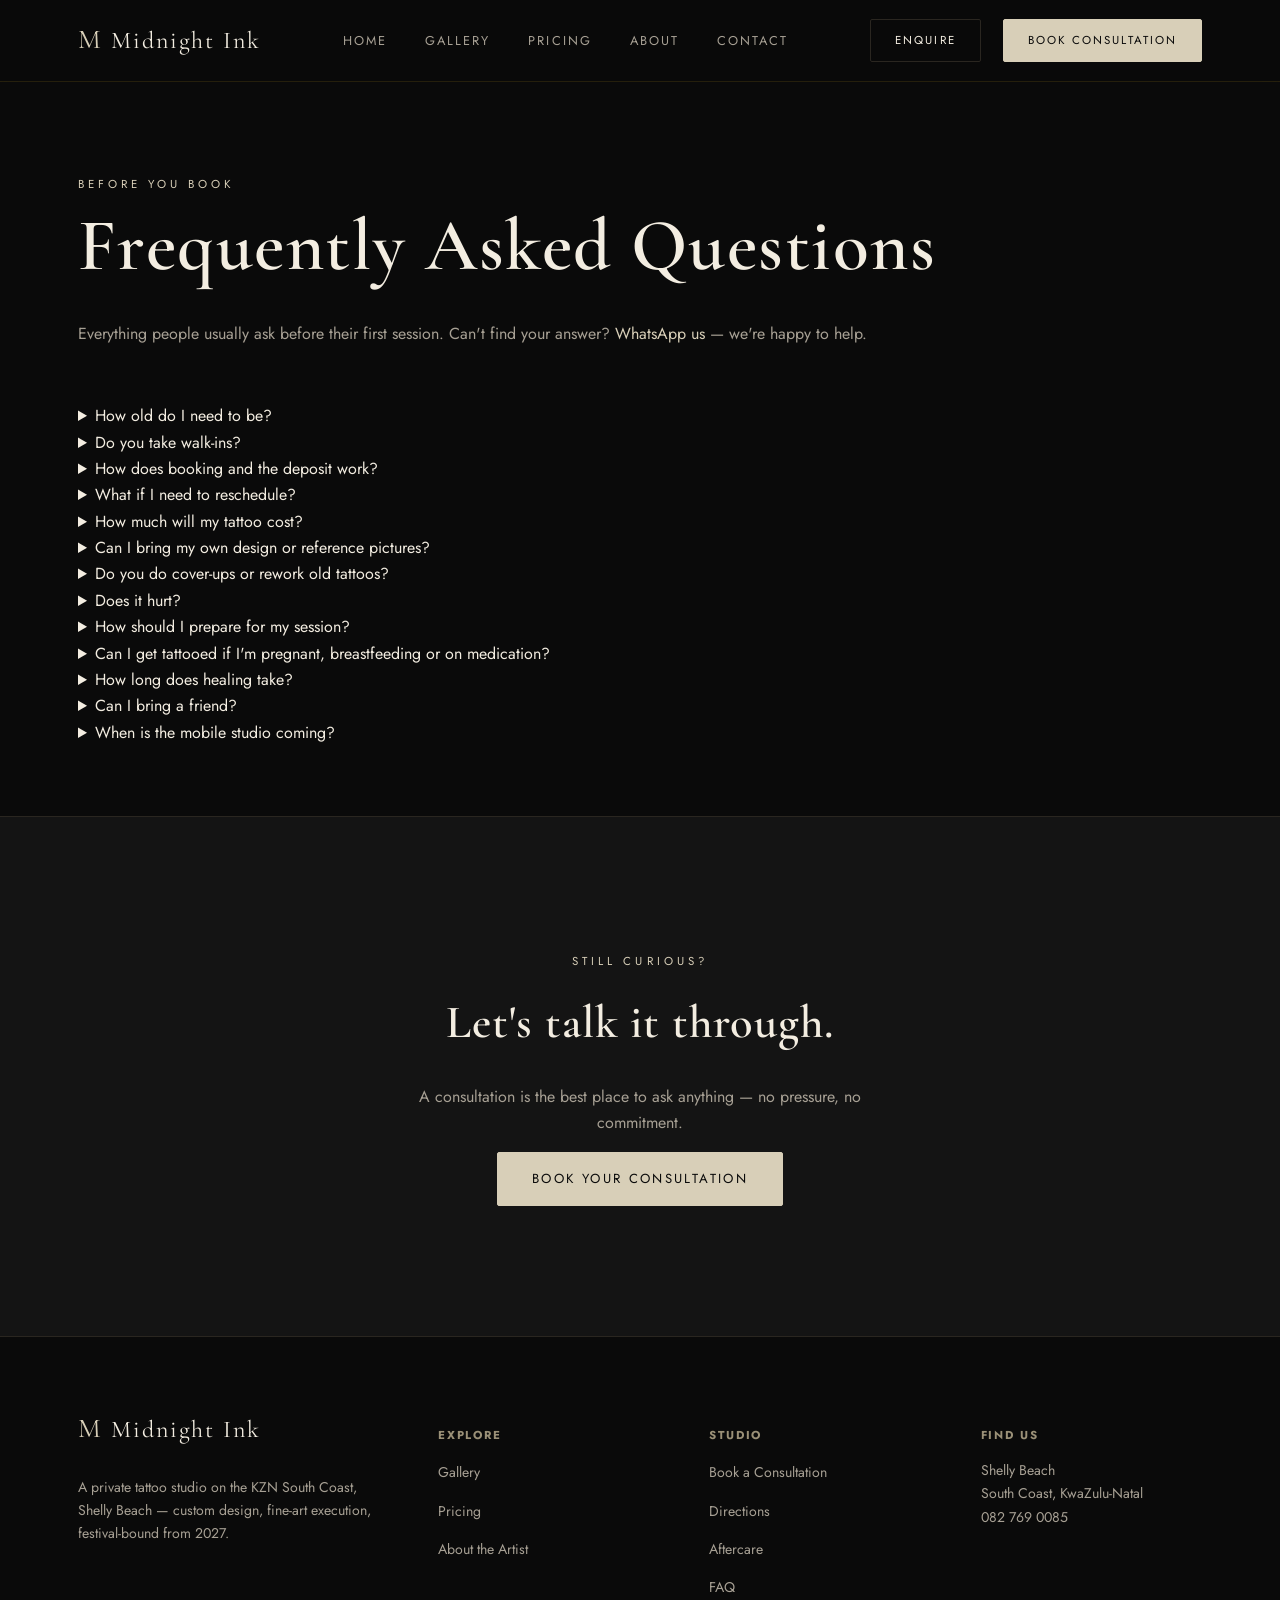
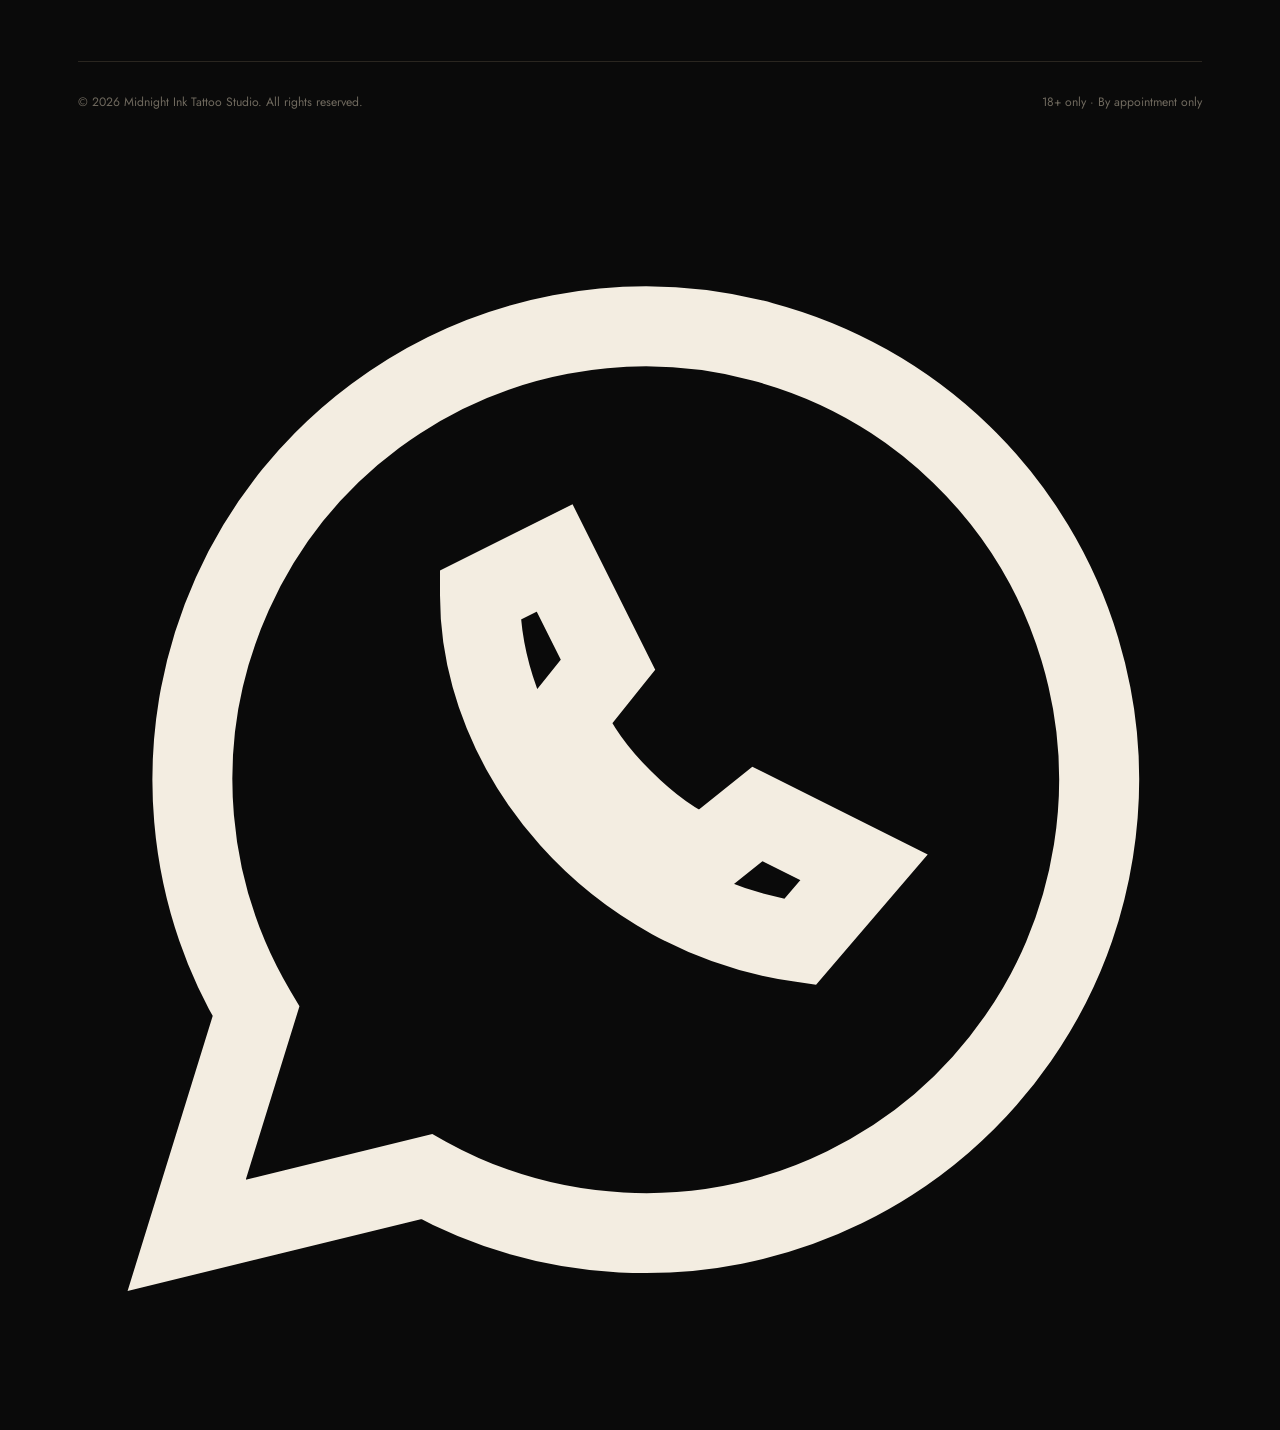
<file: faq.html>
<!DOCTYPE html>
<html lang="en">
<head>
<meta charset="UTF-8">
<meta name="viewport" content="width=device-width, initial-scale=1.0">
<title>FAQ — Midnight Ink Tattoo Studio</title>
<meta name="description" content="Frequently asked questions about getting tattooed at Midnight Ink Tattoo Studio, Shelly Beach — age and ID, deposits, pricing, pain, preparation and healing.">
<link rel="canonical" href="https://midnightinktattoo.co.za/faq.html">
<meta property="og:type" content="website">
<meta property="og:site_name" content="Midnight Ink Tattoo Studio">
<meta property="og:title" content="FAQ — Midnight Ink Tattoo Studio">
<meta property="og:description" content="Frequently asked questions about getting tattooed at Midnight Ink Tattoo Studio, Shelly Beach — age and ID, deposits, pricing, pain, preparation and healing.">
<meta property="og:url" content="https://midnightinktattoo.co.za/faq.html">
<meta property="og:image" content="https://midnightinktattoo.co.za/og-image.png">
<meta property="og:locale" content="en_ZA">
<meta name="twitter:card" content="summary_large_image">
<meta name="theme-color" content="#0a0a0a">
<link rel="icon" type="image/svg+xml" href="favicon.svg">
<link rel="preconnect" href="https://fonts.googleapis.com">
<link rel="preconnect" href="https://fonts.gstatic.com" crossorigin>
<link href="https://fonts.googleapis.com/css2?family=Cormorant+Garamond:ital,wght@0,400;0,500;0,600;1,500&family=Jost:wght@300;400;500;600&display=swap" rel="stylesheet">
<link rel="stylesheet" href="css/style.css">
</head>
<body>

<header class="site-header">
  <nav class="nav">
    <a href="index.html" class="logo"><span class="mark">M</span> Midnight Ink</a>
    <ul class="nav-links">
      <li><a href="index.html">Home</a></li>
      <li><a href="gallery.html">Gallery</a></li>
      <li><a href="pricing.html">Pricing</a></li>
      <li><a href="about.html">About</a></li>
      <li><a href="contact.html">Contact</a></li>
    </ul>
    <div class="nav-cta">
      <a href="contact.html" class="btn btn-ghost">Enquire</a>
      <a href="contact.html" class="btn btn-solid">Book Consultation</a>
    </div>
    <button class="nav-toggle" aria-label="Toggle navigation"><span></span><span></span><span></span></button>
  </nav>
</header>

<main>
  <section class="contact-hero">
    <div class="container">
      <span class="eyebrow">Before You Book</span>
      <h1>Frequently Asked Questions</h1>
      <p class="lede">Everything people usually ask before their first session. Can't find your answer? <a href="https://wa.me/27827690085" target="_blank" rel="noopener" class="gold">WhatsApp us</a> — we're happy to help.</p>
    </div>
  </section>

  <section class="section-tight" style="padding-top:0;">
    <div class="container">
      <div class="faq-list">
        <details>
          <summary>How old do I need to be?</summary>
          <p>You must be 18 or older, with no exceptions. Please bring a valid ID (ID book or card, driver's licence or passport) to your consultation and to your session.</p>
        </details>
        <details>
          <summary>Do you take walk‑ins?</summary>
          <p>No — Midnight Ink is by appointment only. Every tattoo starts with a consultation so we can design something custom for you. <a href="contact.html">Send an enquiry</a> or WhatsApp us to get started.</p>
        </details>
        <details>
          <summary>How does booking and the deposit work?</summary>
          <p>After your consultation we confirm a date and a quote. A non‑refundable deposit of 30% (minimum R500) secures the appointment and comes off the final price. It covers design time. Full details are on the <a href="pricing.html">Pricing</a> page.</p>
        </details>
        <details>
          <summary>What if I need to reschedule?</summary>
          <p>Let us know as early as you can and we'll move your booking. Late cancellations and no‑shows forfeit the deposit, because that time and design work can't be given to someone else.</p>
        </details>
        <details>
          <summary>How much will my tattoo cost?</summary>
          <p>It depends on size, placement and detail. Our <a href="pricing.html">Pricing</a> page shows starting prices, and you'll get a firm quote at your consultation — before the needle touches skin. The studio minimum is R650 per session.</p>
        </details>
        <details>
          <summary>Can I bring my own design or reference pictures?</summary>
          <p>Yes, please do. Reference images help us understand the style you like. We don't copy another artist's tattoo, but we'll use your references to design something original for you.</p>
        </details>
        <details>
          <summary>Do you do cover‑ups or rework old tattoos?</summary>
          <p>Often, yes — but it depends on how dark and large the old tattoo is. Bring it to a consultation and we'll tell you honestly what's possible.</p>
        </details>
        <details>
          <summary>Does it hurt?</summary>
          <p>A bit — it varies by person and placement. Fleshier areas like the outer arm and thigh tend to be easier; ribs, feet, hands and spine are more sensitive. We take breaks whenever you need them.</p>
        </details>
        <details>
          <summary>How should I prepare for my session?</summary>
          <p>Get a good night's sleep, eat a proper meal beforehand, and drink plenty of water. Avoid alcohol for 24 hours before. Wear comfortable clothing that gives easy access to the placement. Bring snacks and something to keep you busy for longer sessions.</p>
        </details>
        <details>
          <summary>Can I get tattooed if I'm pregnant, breastfeeding or on medication?</summary>
          <p>We don't tattoo during pregnancy or while breastfeeding. If you have a medical condition, take blood thinners, or have a skin condition in the area, mention it when you enquire — we may ask you to check with your doctor first.</p>
        </details>
        <details>
          <summary>How long does healing take?</summary>
          <p>The surface usually heals in 2–4 weeks, with the deeper skin settling over a couple of months. Our <a href="aftercare.html">Aftercare guide</a> walks you through it step by step.</p>
        </details>
        <details>
          <summary>Can I bring a friend?</summary>
          <p>One support person is welcome. Our studio is small and private, so please ask before bringing anyone else — and no children in the studio.</p>
        </details>
        <details>
          <summary>When is the mobile studio coming?</summary>
          <p>From 2027 Midnight Ink will tour festivals around South Africa. Tour dates will be announced once confirmed — use the Get Notified button on the <a href="index.html">home page</a> to hear first.</p>
        </details>
      </div>
    </div>
  </section>

  <section class="cta-band">
    <div class="container">
      <span class="eyebrow">Still Curious?</span>
      <h2>Let's talk it through.</h2>
      <p>A consultation is the best place to ask anything — no pressure, no commitment.</p>
      <a href="contact.html" class="btn btn-solid">Book Your Consultation</a>
    </div>
  </section>
</main>

<footer class="site-footer">
  <div class="container">
    <div class="footer-grid">
      <div>
        <div class="logo" style="margin-bottom:1em;"><span class="mark">M</span> Midnight Ink</div>
        <p>A private tattoo studio on the KZN South Coast, Shelly Beach — custom design, fine‑art execution, festival‑bound from 2027.</p>
      </div>
      <div>
        <h5>Explore</h5>
        <ul class="footer-links">
          <li><a href="gallery.html">Gallery</a></li>
          <li><a href="pricing.html">Pricing</a></li>
          <li><a href="about.html">About the Artist</a></li>
        </ul>
      </div>
      <div>
        <h5>Studio</h5>
        <ul class="footer-links">
          <li><a href="contact.html">Book a Consultation</a></li>
          <li><a href="contact.html#find-us">Directions</a></li>
          <li><a href="aftercare.html">Aftercare</a></li>
          <li><a href="faq.html">FAQ</a></li>
        </ul>
      </div>
      <div>
        <h5>Find Us</h5>
        <p>Shelly Beach<br>South Coast, KwaZulu‑Natal<br><a href="tel:+27827690085">082 769 0085</a></p>
      </div>
    </div>
    <div class="footer-bottom">
      <span>© 2026 Midnight Ink Tattoo Studio. All rights reserved.</span>
      <span>18+ only · By appointment only</span>
    </div>
  </div>
</footer>

<a href="https://wa.me/27827690085?text=Hi%20Midnight%20Ink%2C%20I%27d%20like%20to%20enquire%20about%20a%20tattoo." class="wa-float" target="_blank" rel="noopener" aria-label="Chat with us on WhatsApp">
  <svg viewBox="0 0 24 24" fill="none" stroke="currentColor" stroke-width="1.5"><path d="M3.5 20.5l1.3-4.2A8.5 8.5 0 1 1 8 19.4l-4.5 1.1z"/><path d="M9 8.5c0 3 2.5 6 6 6.5l1.2-1.4-2-1-1 .8c-1-.4-2.2-1.6-2.6-2.6l.8-1-1-2L9 8.5z"/></svg>
</a>

<script src="js/main.js"></script>
</body>
</html>
</file>
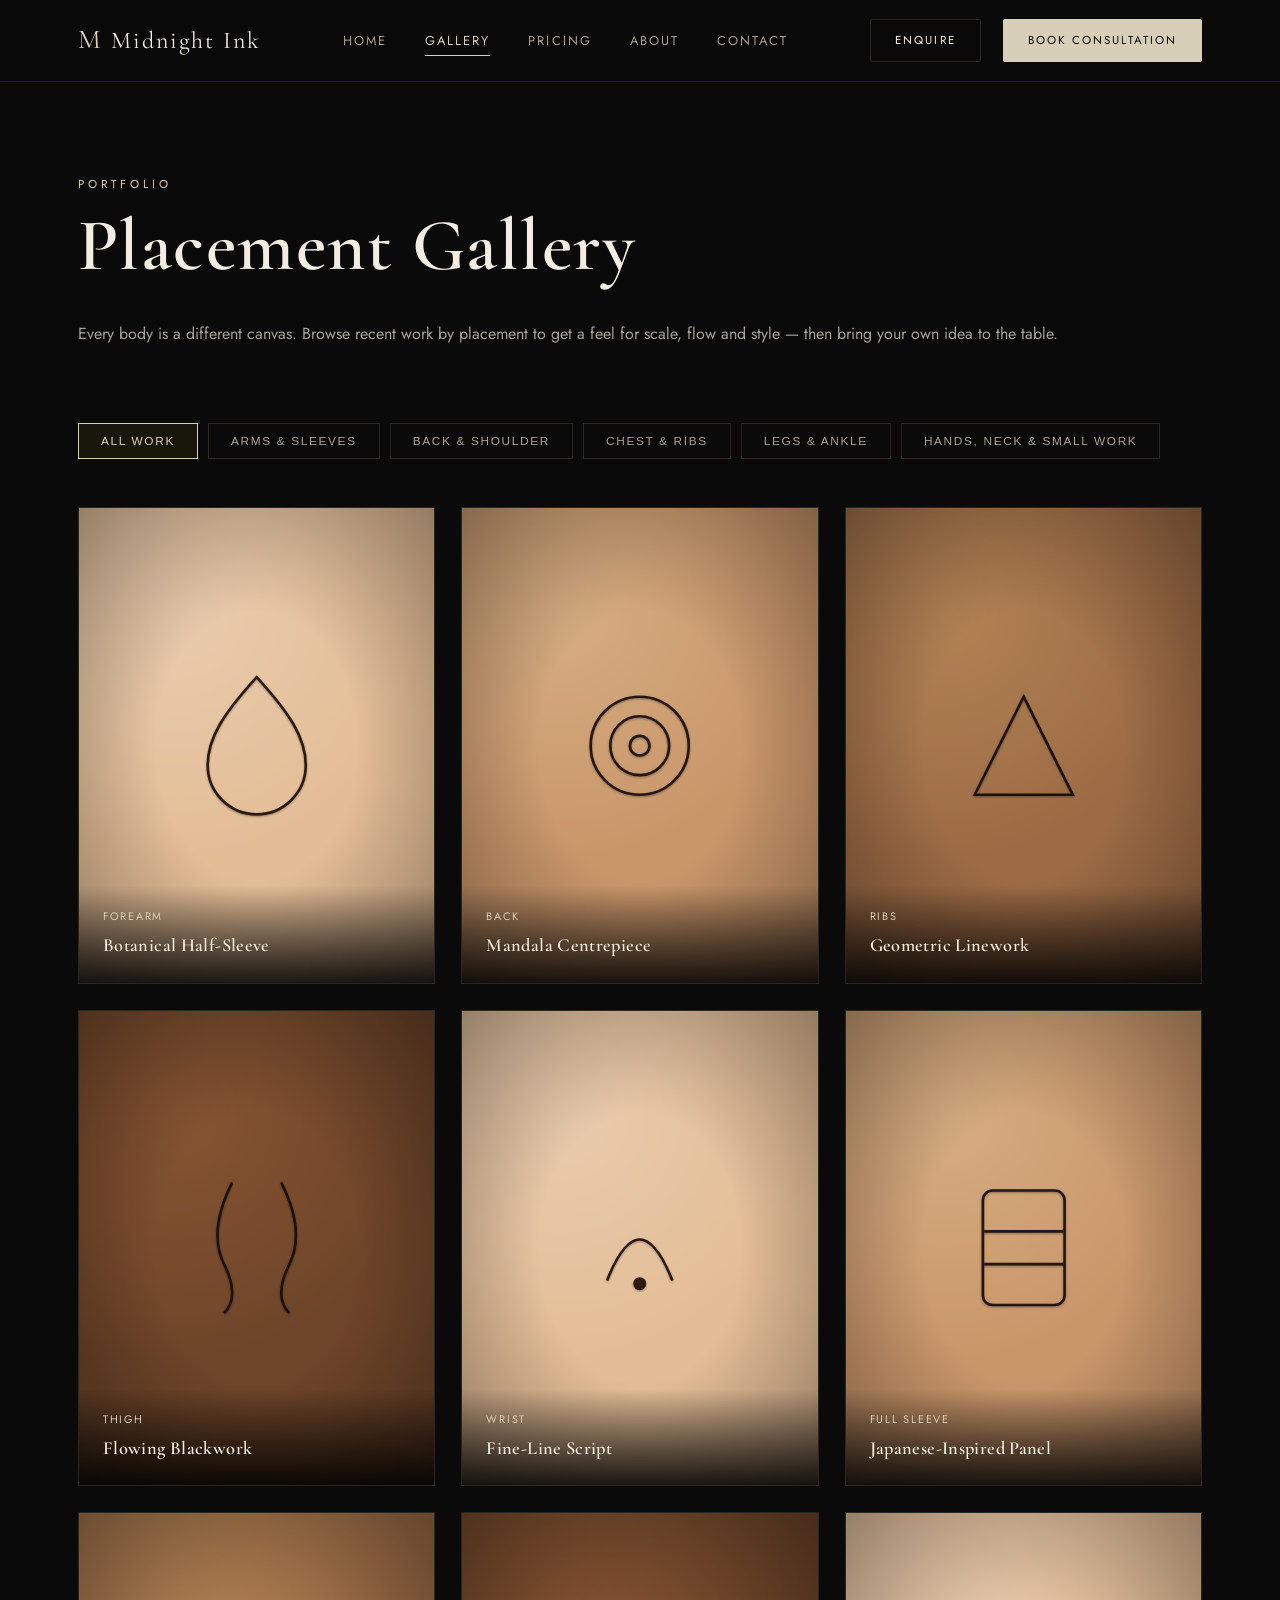
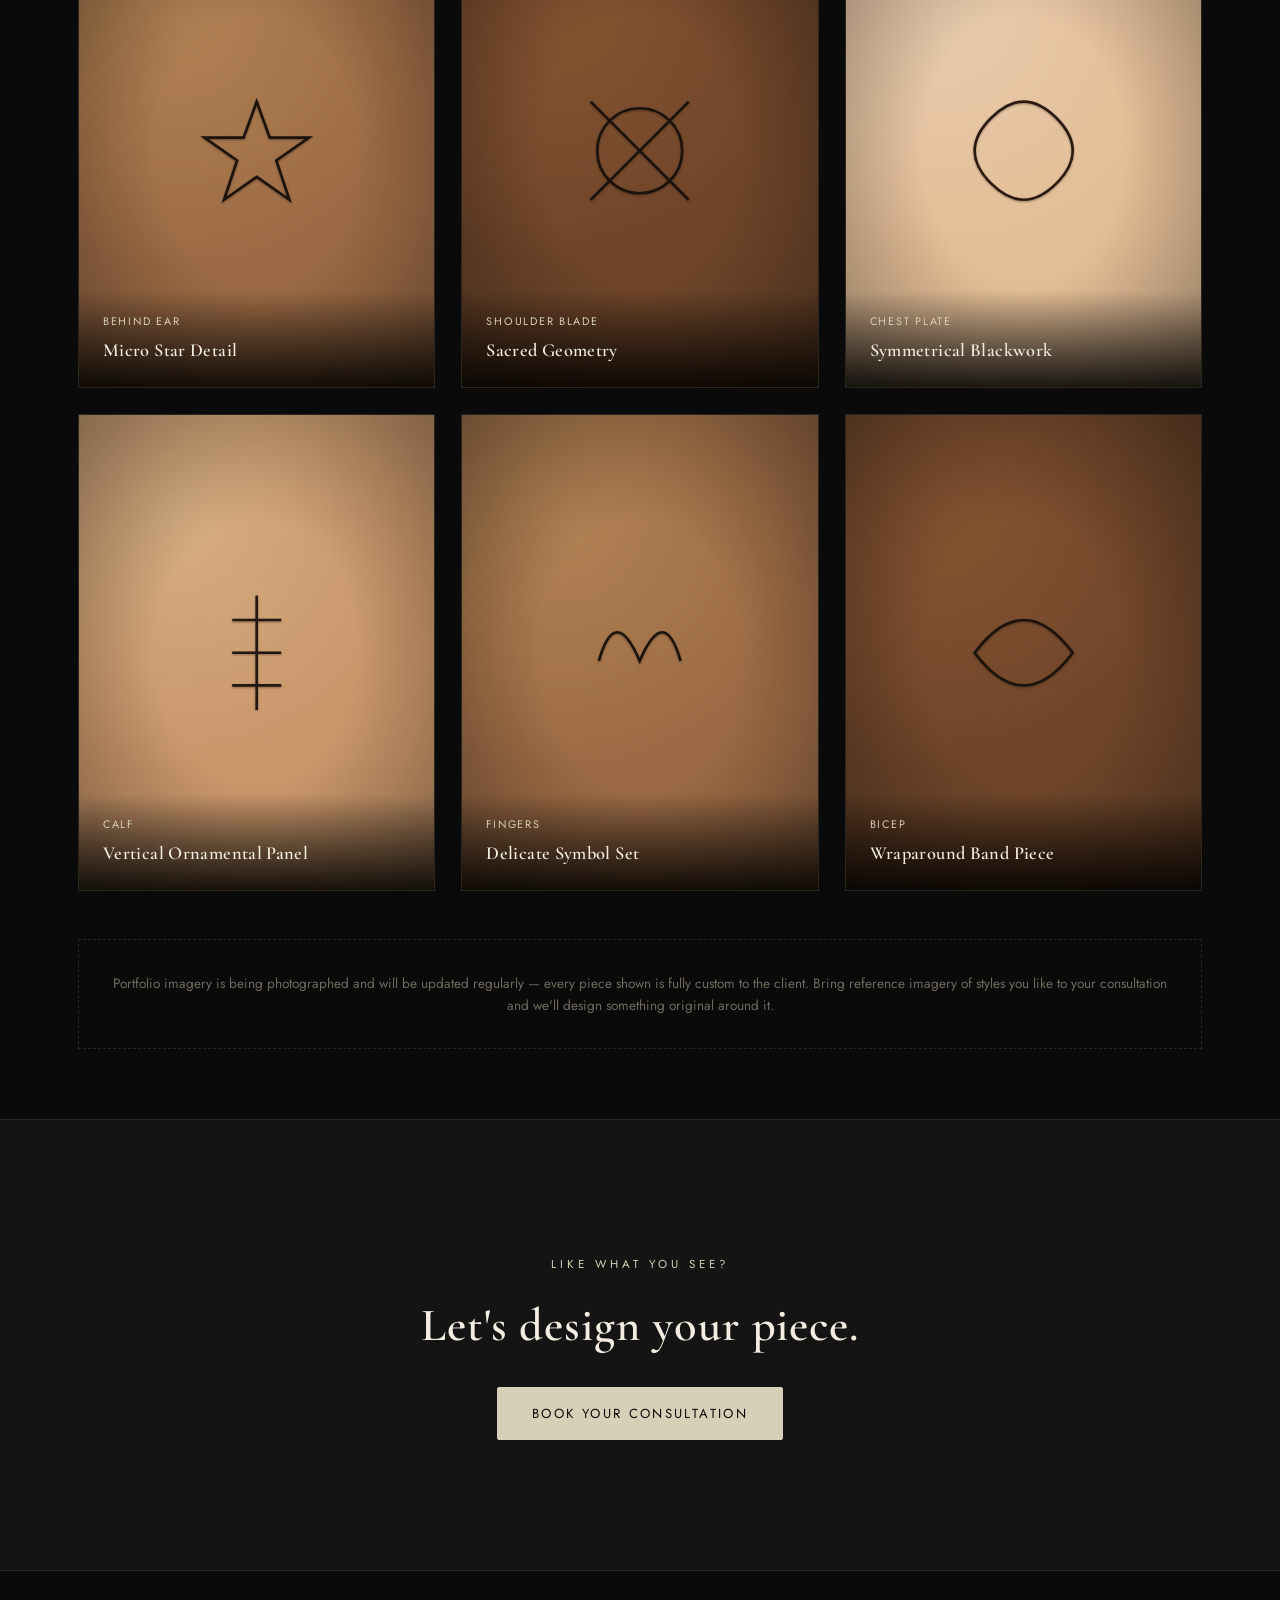
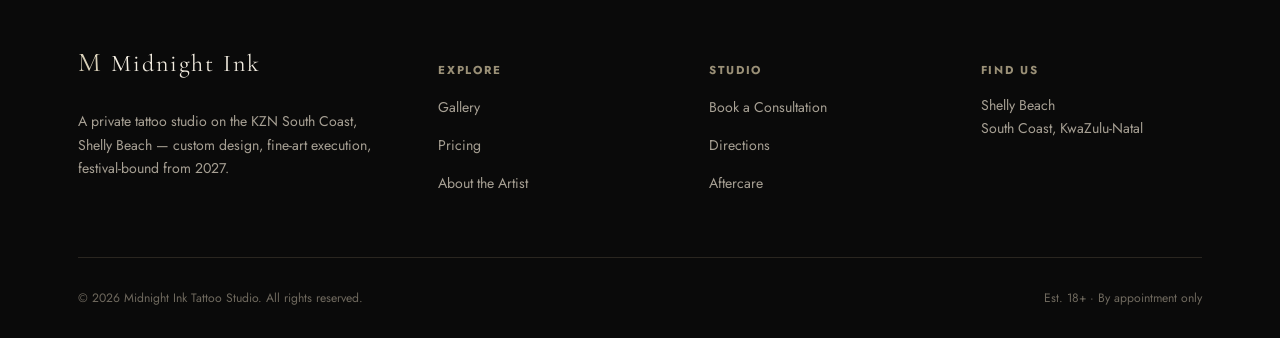
<file: gallery.html>
<!DOCTYPE html>
<html lang="en">
<head>
<meta charset="UTF-8">
<meta name="viewport" content="width=device-width, initial-scale=1.0">
<title>Gallery — Midnight Ink Tattoo Studio</title>
<meta name="description" content="Browse Midnight Ink tattoo work by placement — arms, back, legs, chest, ribs, hands and neck. Custom fine-art tattooing on the KZN South Coast.">
<link rel="icon" type="image/svg+xml" href="favicon.svg">
<link rel="preconnect" href="https://fonts.googleapis.com">
<link rel="preconnect" href="https://fonts.gstatic.com" crossorigin>
<link href="https://fonts.googleapis.com/css2?family=Cormorant+Garamond:ital,wght@0,400;0,500;0,600;1,500&family=Jost:wght@300;400;500;600&display=swap" rel="stylesheet">
<link rel="stylesheet" href="css/style.css">
</head>
<body>

<header class="site-header">
  <nav class="nav">
    <a href="index.html" class="logo"><span class="mark">M</span> Midnight Ink</a>
    <ul class="nav-links">
      <li><a href="index.html">Home</a></li>
      <li><a href="gallery.html">Gallery</a></li>
      <li><a href="pricing.html">Pricing</a></li>
      <li><a href="about.html">About</a></li>
      <li><a href="contact.html">Contact</a></li>
    </ul>
    <div class="nav-cta">
      <a href="contact.html" class="btn btn-ghost">Enquire</a>
      <a href="contact.html" class="btn btn-solid">Book Consultation</a>
    </div>
    <button class="nav-toggle" aria-label="Toggle navigation"><span></span><span></span><span></span></button>
  </nav>
</header>

<main>
  <section class="about-hero">
    <div class="container">
      <span class="eyebrow">Portfolio</span>
      <h1>Placement Gallery</h1>
      <p class="lede">Every body is a different canvas. Browse recent work by placement to get a feel for scale, flow and style — then bring your own idea to the table.</p>
    </div>
  </section>

  <section class="section-tight" style="padding-top:0;">
    <div class="container">
      <div class="filter-bar">
        <button class="filter-btn active" data-filter="all">All Work</button>
        <button class="filter-btn" data-filter="arm">Arms &amp; Sleeves</button>
        <button class="filter-btn" data-filter="back">Back &amp; Shoulder</button>
        <button class="filter-btn" data-filter="torso">Chest &amp; Ribs</button>
        <button class="filter-btn" data-filter="leg">Legs &amp; Ankle</button>
        <button class="filter-btn" data-filter="small">Hands, Neck &amp; Small Work</button>
      </div>

      <div class="gallery-grid">

        <div class="gallery-item" data-category="arm">
          <div class="swatch skin-1"><svg viewBox="0 0 100 100" fill="none" stroke="#2a1a10" stroke-width="1.6"><path d="M50 8C30 30 20 45 20 62a30 30 0 0 0 60 0c0-17-10-32-30-54z"/></svg></div>
          <div class="g-info"><span class="g-place">Forearm</span><h4>Botanical Half‑Sleeve</h4></div>
        </div>

        <div class="gallery-item" data-category="back">
          <div class="swatch skin-2"><svg viewBox="0 0 100 100" fill="none" stroke="#241711" stroke-width="1.6"><circle cx="50" cy="50" r="30"/><circle cx="50" cy="50" r="18"/><circle cx="50" cy="50" r="6"/></svg></div>
          <div class="g-info"><span class="g-place">Back</span><h4>Mandala Centrepiece</h4></div>
        </div>

        <div class="gallery-item" data-category="torso">
          <div class="swatch skin-3"><svg viewBox="0 0 100 100" fill="none" stroke="#1c120c" stroke-width="1.6"><path d="M20 80 L50 20 L80 80 Z"/></svg></div>
          <div class="g-info"><span class="g-place">Ribs</span><h4>Geometric Linework</h4></div>
        </div>

        <div class="gallery-item" data-category="leg">
          <div class="swatch skin-4"><svg viewBox="0 0 100 100" fill="none" stroke="#1c120c" stroke-width="1.6"><path d="M35 10 Q20 40 30 60 Q40 80 30 90" /><path d="M65 10 Q80 40 70 60 Q60 80 70 90"/></svg></div>
          <div class="g-info"><span class="g-place">Thigh</span><h4>Flowing Blackwork</h4></div>
        </div>

        <div class="gallery-item" data-category="small">
          <div class="swatch skin-1"><svg viewBox="0 0 100 100" fill="none" stroke="#2a1a10" stroke-width="1.6"><path d="M30 70 Q50 20 70 70" /><circle cx="50" cy="72" r="4" fill="#2a1a10" stroke="none"/></svg></div>
          <div class="g-info"><span class="g-place">Wrist</span><h4>Fine‑Line Script</h4></div>
        </div>

        <div class="gallery-item" data-category="arm">
          <div class="swatch skin-2"><svg viewBox="0 0 100 100" fill="none" stroke="#241711" stroke-width="1.6"><rect x="25" y="15" width="50" height="70" rx="6"/><path d="M25 40h50M25 60h50"/></svg></div>
          <div class="g-info"><span class="g-place">Full Sleeve</span><h4>Japanese‑Inspired Panel</h4></div>
        </div>

        <div class="gallery-item" data-category="small">
          <div class="swatch skin-3"><svg viewBox="0 0 100 100" fill="none" stroke="#1c120c" stroke-width="1.6"><path d="M50 20 L58 42 L82 42 L62 56 L70 80 L50 66 L30 80 L38 56 L18 42 L42 42 Z"/></svg></div>
          <div class="g-info"><span class="g-place">Behind Ear</span><h4>Micro Star Detail</h4></div>
        </div>

        <div class="gallery-item" data-category="back">
          <div class="swatch skin-4"><svg viewBox="0 0 100 100" fill="none" stroke="#1c120c" stroke-width="1.6"><path d="M20 20 L80 80M20 80 L80 20" /><circle cx="50" cy="50" r="26"/></svg></div>
          <div class="g-info"><span class="g-place">Shoulder Blade</span><h4>Sacred Geometry</h4></div>
        </div>

        <div class="gallery-item" data-category="torso">
          <div class="swatch skin-1"><svg viewBox="0 0 100 100" fill="none" stroke="#2a1a10" stroke-width="1.6"><path d="M30 30 Q50 10 70 30 Q90 50 70 70 Q50 90 30 70 Q10 50 30 30Z"/></svg></div>
          <div class="g-info"><span class="g-place">Chest Plate</span><h4>Symmetrical Blackwork</h4></div>
        </div>

        <div class="gallery-item" data-category="leg">
          <div class="swatch skin-2"><svg viewBox="0 0 100 100" fill="none" stroke="#241711" stroke-width="1.6"><path d="M50 15 v70M35 30 h30M35 50 h30M35 70 h30"/></svg></div>
          <div class="g-info"><span class="g-place">Calf</span><h4>Vertical Ornamental Panel</h4></div>
        </div>

        <div class="gallery-item" data-category="small">
          <div class="swatch skin-3"><svg viewBox="0 0 100 100" fill="none" stroke="#1c120c" stroke-width="1.6"><path d="M25 55 Q35 20 50 55 Q65 20 75 55" /></svg></div>
          <div class="g-info"><span class="g-place">Fingers</span><h4>Delicate Symbol Set</h4></div>
        </div>

        <div class="gallery-item" data-category="arm">
          <div class="swatch skin-4"><svg viewBox="0 0 100 100" fill="none" stroke="#1c120c" stroke-width="1.6"><path d="M20 50 Q50 10 80 50 Q50 90 20 50Z"/></svg></div>
          <div class="g-info"><span class="g-place">Bicep</span><h4>Wraparound Band Piece</h4></div>
        </div>

      </div>

      <div class="gallery-note">
        Portfolio imagery is being photographed and will be updated regularly — every piece shown is fully custom to the client. Bring reference imagery of styles you like to your consultation and we'll design something original around it.
      </div>
    </div>
  </section>

  <section class="cta-band">
    <div class="container">
      <span class="eyebrow">Like What You See?</span>
      <h2>Let's design your piece.</h2>
      <a href="contact.html" class="btn btn-solid">Book Your Consultation</a>
    </div>
  </section>
</main>

<footer class="site-footer">
  <div class="container">
    <div class="footer-grid">
      <div>
        <div class="logo" style="margin-bottom:1em;"><span class="mark">M</span> Midnight Ink</div>
        <p>A private tattoo studio on the KZN South Coast, Shelly Beach — custom design, fine‑art execution, festival‑bound from 2027.</p>
      </div>
      <div>
        <h5>Explore</h5>
        <ul class="footer-links">
          <li><a href="gallery.html">Gallery</a></li>
          <li><a href="pricing.html">Pricing</a></li>
          <li><a href="about.html">About the Artist</a></li>
        </ul>
      </div>
      <div>
        <h5>Studio</h5>
        <ul class="footer-links">
          <li><a href="contact.html">Book a Consultation</a></li>
          <li><a href="contact.html">Directions</a></li>
          <li><a href="contact.html">Aftercare</a></li>
        </ul>
      </div>
      <div>
        <h5>Find Us</h5>
        <p>Shelly Beach<br>South Coast, KwaZulu‑Natal</p>
      </div>
    </div>
    <div class="footer-bottom">
      <span>© 2026 Midnight Ink Tattoo Studio. All rights reserved.</span>
      <span>Est. 18+ · By appointment only</span>
    </div>
  </div>
</footer>

<script src="js/main.js"></script>
</body>
</html>
</file>
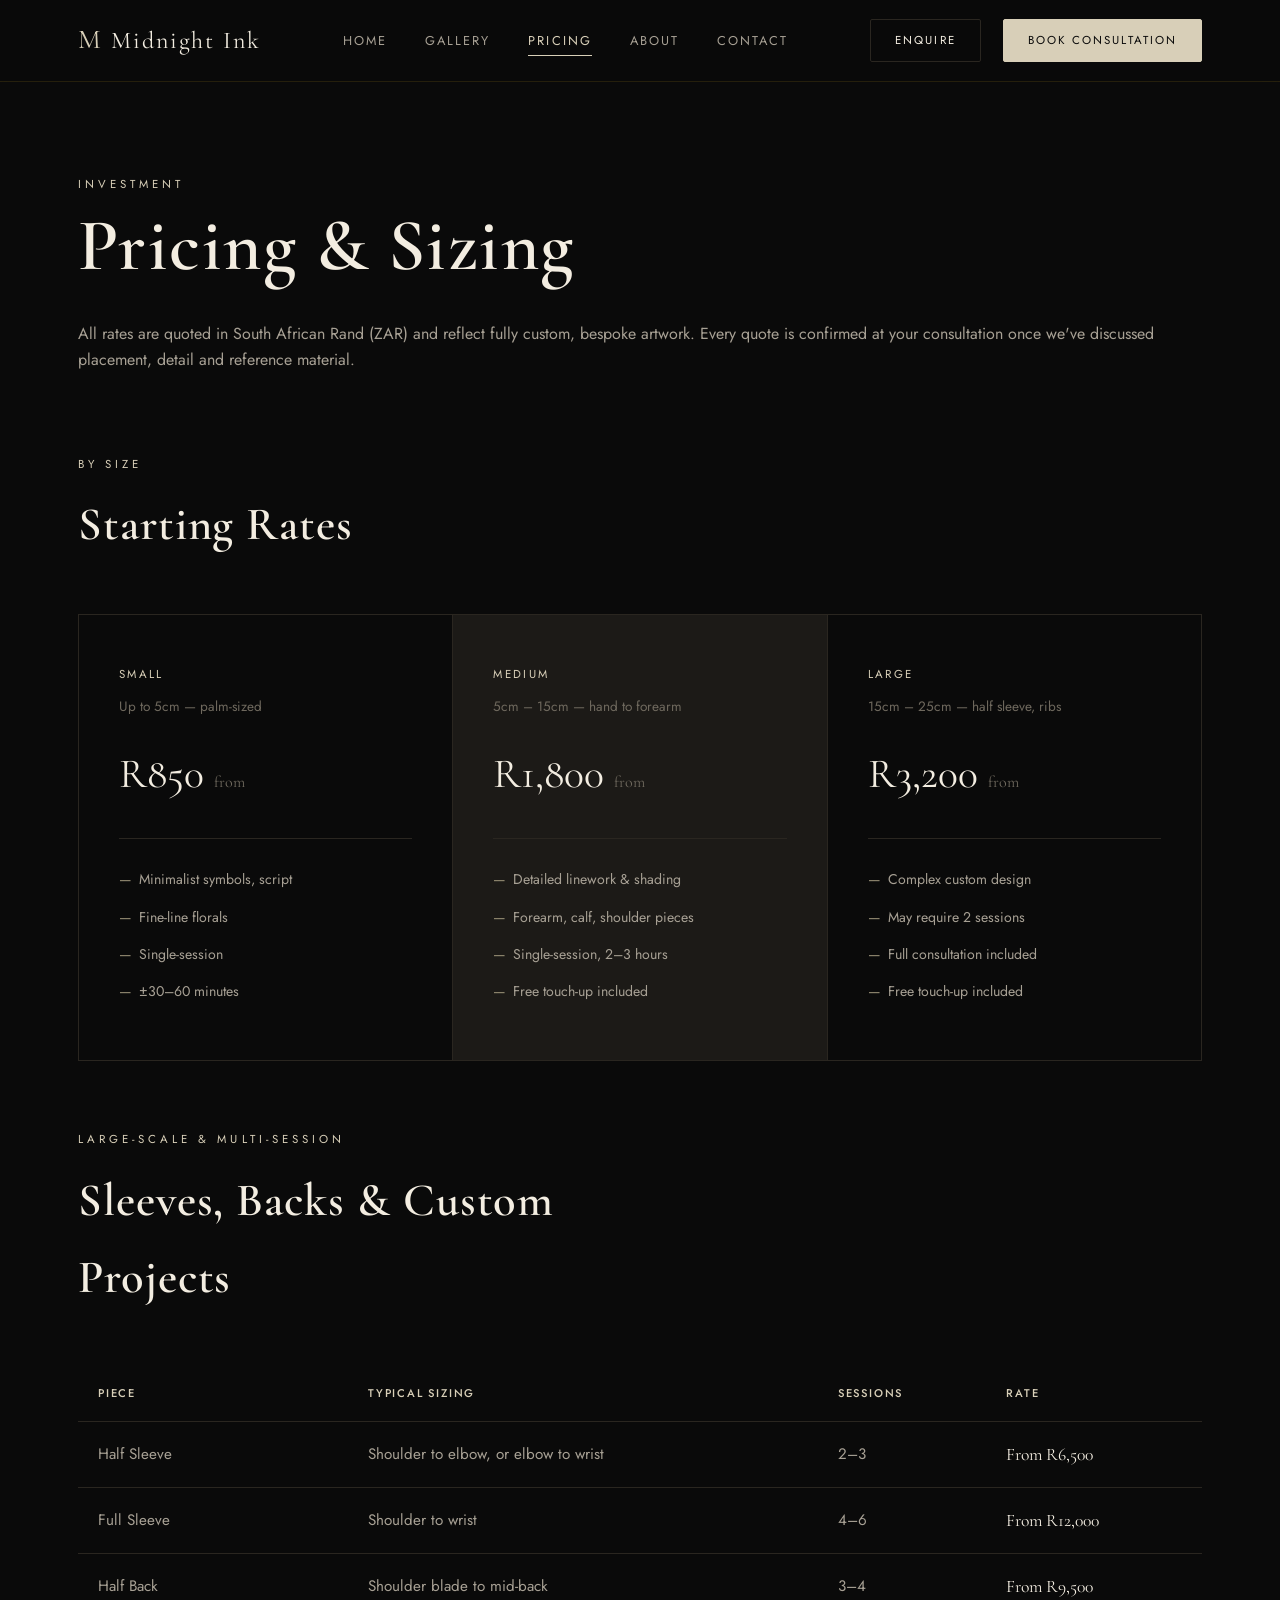
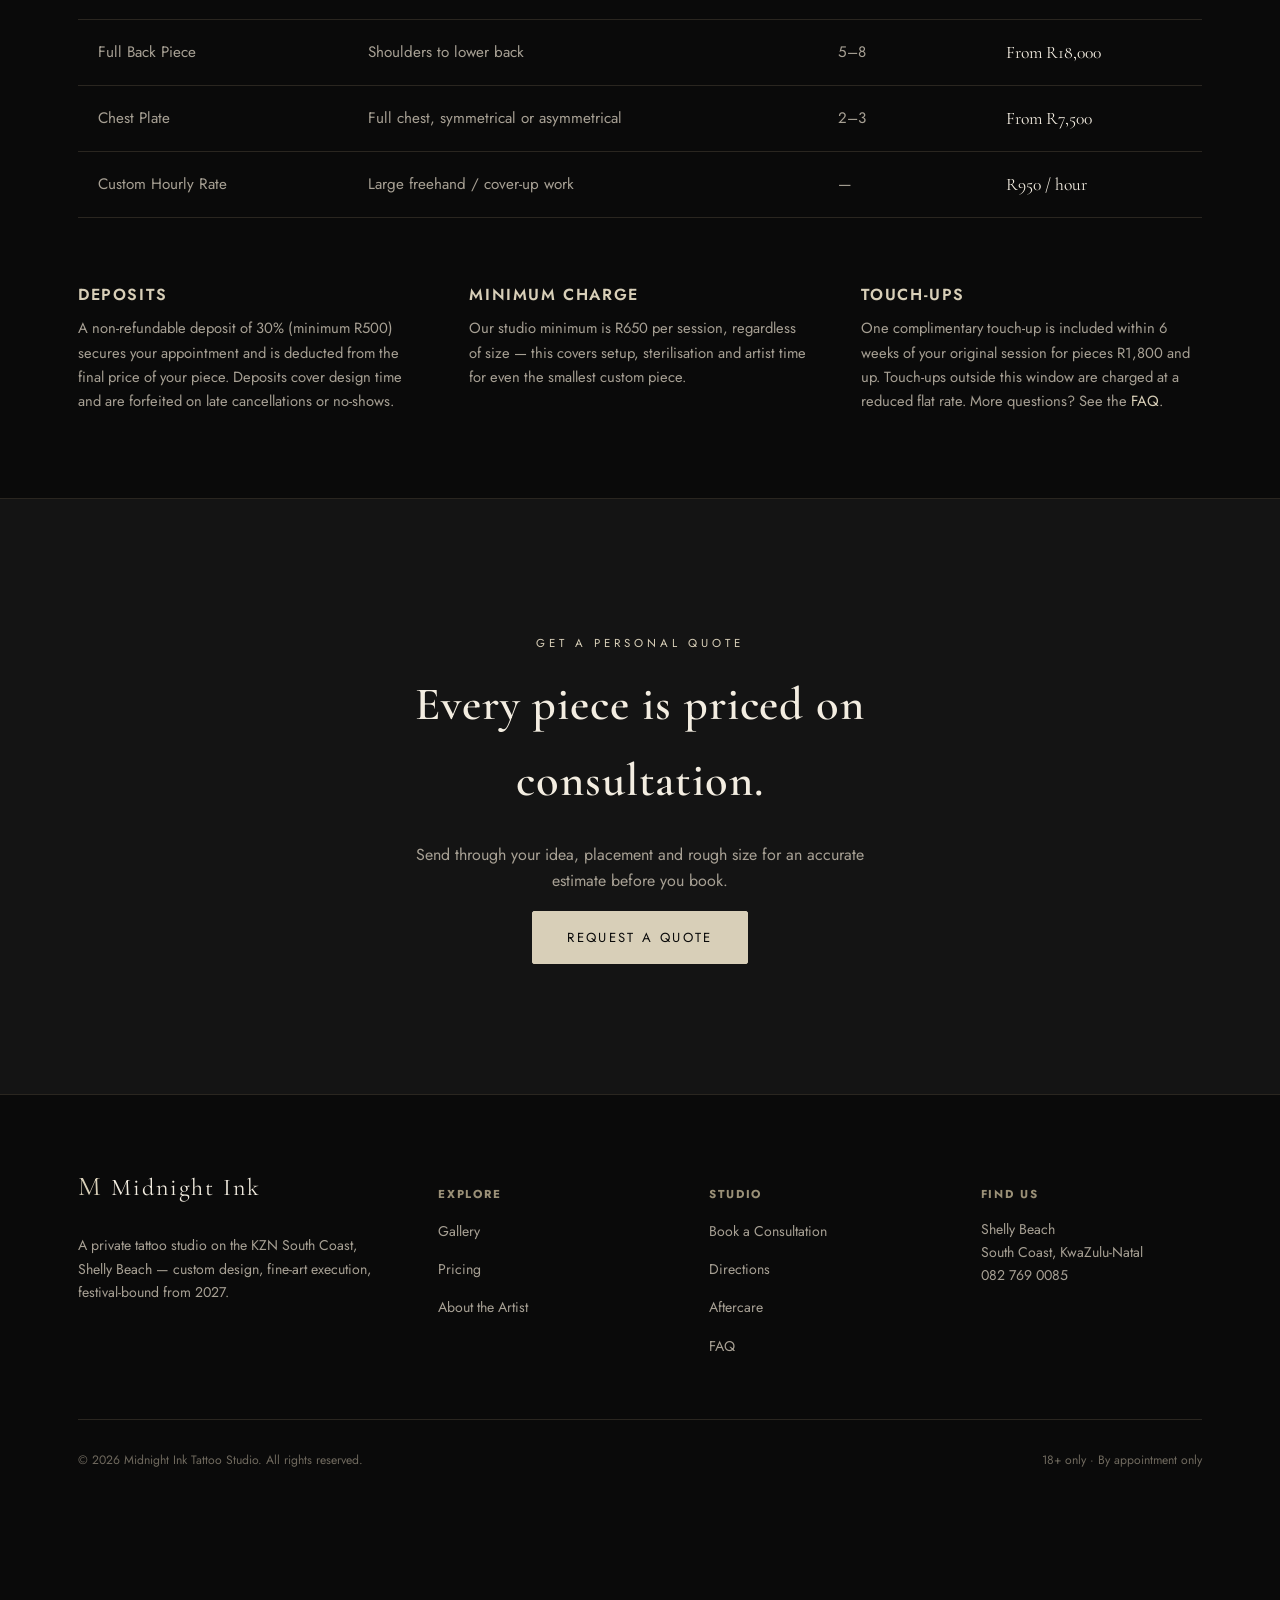
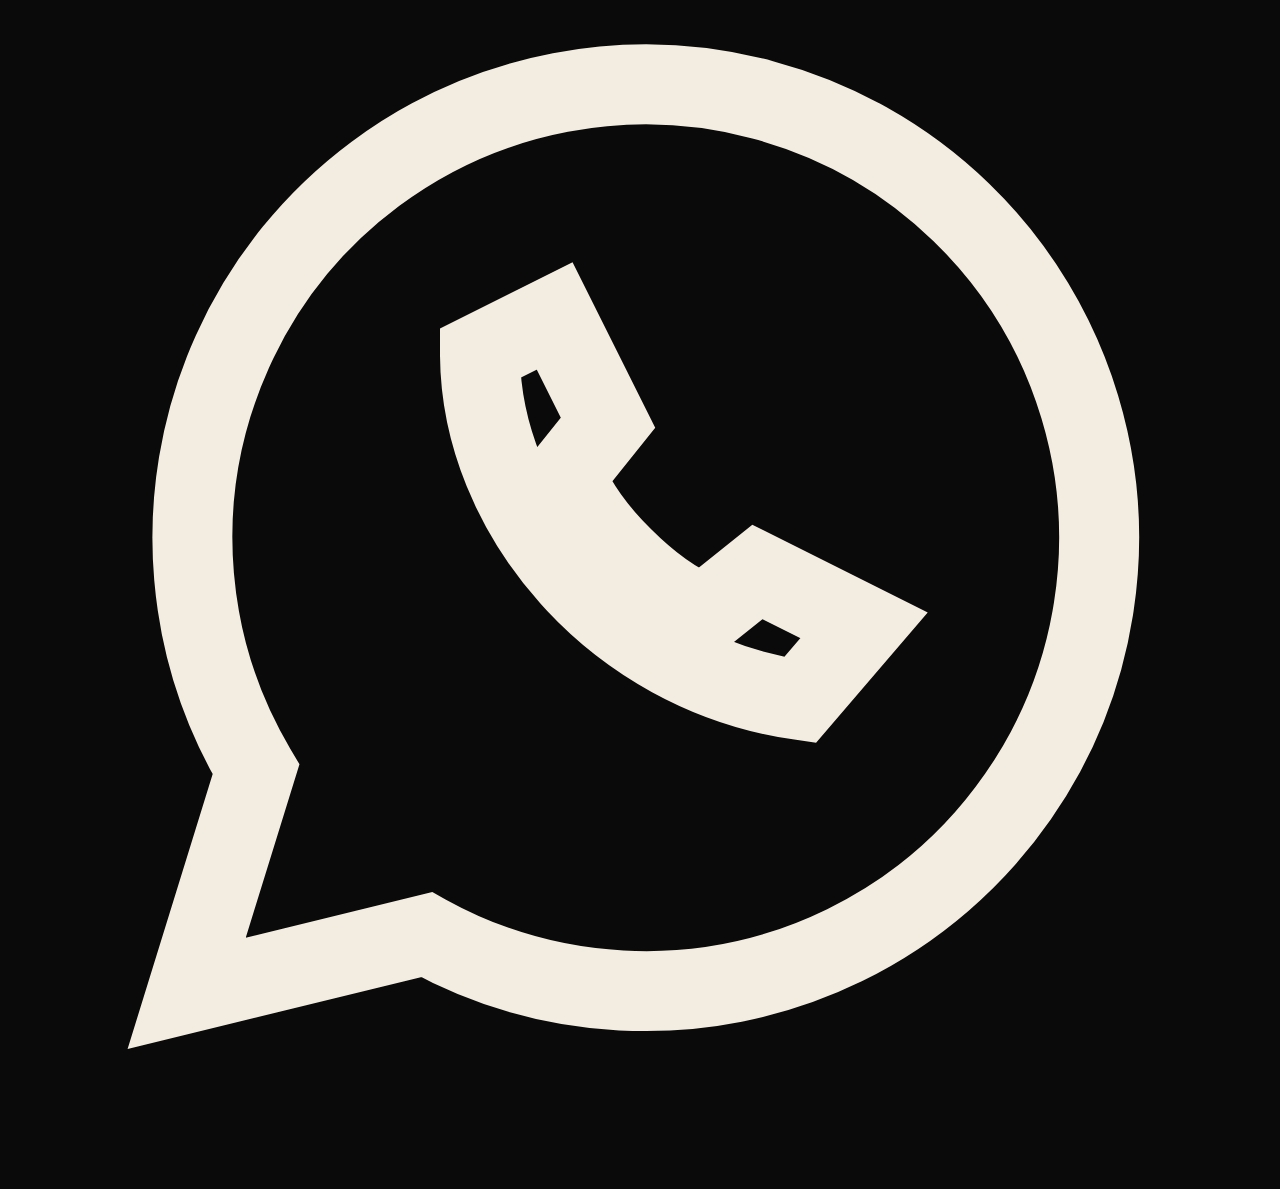
<file: pricing.html>
<!DOCTYPE html>
<html lang="en">
<head>
<meta charset="UTF-8">
<meta name="viewport" content="width=device-width, initial-scale=1.0">
<title>Pricing — Midnight Ink Tattoo Studio</title>
<meta name="description" content="Midnight Ink Tattoo Studio pricing guide — sizing and rates in South African Rand for custom tattoo work on the KZN South Coast.">
<link rel="canonical" href="https://midnightinktattoo.co.za/pricing.html">
<meta property="og:type" content="website">
<meta property="og:site_name" content="Midnight Ink Tattoo Studio">
<meta property="og:title" content="Pricing — Midnight Ink Tattoo Studio">
<meta property="og:description" content="Midnight Ink Tattoo Studio pricing guide — sizing and rates in South African Rand for custom tattoo work on the KZN South Coast.">
<meta property="og:url" content="https://midnightinktattoo.co.za/pricing.html">
<meta property="og:image" content="https://midnightinktattoo.co.za/og-image.png">
<meta property="og:locale" content="en_ZA">
<meta name="twitter:card" content="summary_large_image">
<meta name="theme-color" content="#0a0a0a">
<link rel="icon" type="image/svg+xml" href="favicon.svg">
<link rel="preconnect" href="https://fonts.googleapis.com">
<link rel="preconnect" href="https://fonts.gstatic.com" crossorigin>
<link href="https://fonts.googleapis.com/css2?family=Cormorant+Garamond:ital,wght@0,400;0,500;0,600;1,500&family=Jost:wght@300;400;500;600&display=swap" rel="stylesheet">
<link rel="stylesheet" href="css/style.css">
</head>
<body>

<header class="site-header">
  <nav class="nav">
    <a href="index.html" class="logo"><span class="mark">M</span> Midnight Ink</a>
    <ul class="nav-links">
      <li><a href="index.html">Home</a></li>
      <li><a href="gallery.html">Gallery</a></li>
      <li><a href="pricing.html">Pricing</a></li>
      <li><a href="about.html">About</a></li>
      <li><a href="contact.html">Contact</a></li>
    </ul>
    <div class="nav-cta">
      <a href="contact.html" class="btn btn-ghost">Enquire</a>
      <a href="contact.html" class="btn btn-solid">Book Consultation</a>
    </div>
    <button class="nav-toggle" aria-label="Toggle navigation"><span></span><span></span><span></span></button>
  </nav>
</header>

<main>
  <section class="about-hero">
    <div class="container">
      <span class="eyebrow">Investment</span>
      <h1>Pricing &amp; Sizing</h1>
      <p class="lede">All rates are quoted in South African Rand (ZAR) and reflect fully custom, bespoke artwork. Every quote is confirmed at your consultation once we've discussed placement, detail and reference material.</p>
    </div>
  </section>

  <section class="section-tight" style="padding-top:0;">
    <div class="container">

      <div class="section-head">
        <span class="eyebrow">By Size</span>
        <h2>Starting Rates</h2>
      </div>

      <div class="pricing-grid">
        <div class="price-card">
          <span class="p-label">Small</span>
          <span class="p-size">Up to 5cm — palm‑sized</span>
          <div class="p-amount">R850 <small>from</small></div>
          <ul>
            <li>Minimalist symbols, script</li>
            <li>Fine‑line florals</li>
            <li>Single‑session</li>
            <li>±30–60 minutes</li>
          </ul>
        </div>
        <div class="price-card featured">
          <span class="p-label">Medium</span>
          <span class="p-size">5cm – 15cm — hand to forearm</span>
          <div class="p-amount">R1,800 <small>from</small></div>
          <ul>
            <li>Detailed linework &amp; shading</li>
            <li>Forearm, calf, shoulder pieces</li>
            <li>Single‑session, 2–3 hours</li>
            <li>Free touch‑up included</li>
          </ul>
        </div>
        <div class="price-card">
          <span class="p-label">Large</span>
          <span class="p-size">15cm – 25cm — half sleeve, ribs</span>
          <div class="p-amount">R3,200 <small>from</small></div>
          <ul>
            <li>Complex custom design</li>
            <li>May require 2 sessions</li>
            <li>Full consultation included</li>
            <li>Free touch‑up included</li>
          </ul>
        </div>
      </div>

      <div class="section-head">
        <span class="eyebrow">Large‑Scale &amp; Multi‑Session</span>
        <h2>Sleeves, Backs &amp; Custom Projects</h2>
      </div>

      <table class="price-table">
        <thead>
          <tr>
            <th>Piece</th>
            <th>Typical Sizing</th>
            <th>Sessions</th>
            <th>Rate</th>
          </tr>
        </thead>
        <tbody>
          <tr>
            <td>Half Sleeve</td>
            <td>Shoulder to elbow, or elbow to wrist</td>
            <td>2–3</td>
            <td class="amt">From R6,500</td>
          </tr>
          <tr>
            <td>Full Sleeve</td>
            <td>Shoulder to wrist</td>
            <td>4–6</td>
            <td class="amt">From R12,000</td>
          </tr>
          <tr>
            <td>Half Back</td>
            <td>Shoulder blade to mid‑back</td>
            <td>3–4</td>
            <td class="amt">From R9,500</td>
          </tr>
          <tr>
            <td>Full Back Piece</td>
            <td>Shoulders to lower back</td>
            <td>5–8</td>
            <td class="amt">From R18,000</td>
          </tr>
          <tr>
            <td>Chest Plate</td>
            <td>Full chest, symmetrical or asymmetrical</td>
            <td>2–3</td>
            <td class="amt">From R7,500</td>
          </tr>
          <tr>
            <td>Custom Hourly Rate</td>
            <td>Large freehand / cover‑up work</td>
            <td>—</td>
            <td class="amt">R950 / hour</td>
          </tr>
        </tbody>
      </table>

      <div class="info-columns">
        <div>
          <h4>Deposits</h4>
          <p>A non‑refundable deposit of 30% (minimum R500) secures your appointment and is deducted from the final price of your piece. Deposits cover design time and are forfeited on late cancellations or no‑shows.</p>
        </div>
        <div>
          <h4>Minimum Charge</h4>
          <p>Our studio minimum is R650 per session, regardless of size — this covers setup, sterilisation and artist time for even the smallest custom piece.</p>
        </div>
        <div>
          <h4>Touch‑Ups</h4>
          <p>One complimentary touch‑up is included within 6 weeks of your original session for pieces R1,800 and up. Touch‑ups outside this window are charged at a reduced flat rate. More questions? See the <a href="faq.html" class="gold">FAQ</a>.</p>
        </div>
      </div>

    </div>
  </section>

  <section class="cta-band">
    <div class="container">
      <span class="eyebrow">Get a Personal Quote</span>
      <h2>Every piece is priced on consultation.</h2>
      <p>Send through your idea, placement and rough size for an accurate estimate before you book.</p>
      <a href="contact.html" class="btn btn-solid">Request a Quote</a>
    </div>
  </section>
</main>

<footer class="site-footer">
  <div class="container">
    <div class="footer-grid">
      <div>
        <div class="logo" style="margin-bottom:1em;"><span class="mark">M</span> Midnight Ink</div>
        <p>A private tattoo studio on the KZN South Coast, Shelly Beach — custom design, fine‑art execution, festival‑bound from 2027.</p>
      </div>
      <div>
        <h5>Explore</h5>
        <ul class="footer-links">
          <li><a href="gallery.html">Gallery</a></li>
          <li><a href="pricing.html">Pricing</a></li>
          <li><a href="about.html">About the Artist</a></li>
        </ul>
      </div>
      <div>
        <h5>Studio</h5>
        <ul class="footer-links">
          <li><a href="contact.html">Book a Consultation</a></li>
          <li><a href="contact.html#find-us">Directions</a></li>
          <li><a href="aftercare.html">Aftercare</a></li>
          <li><a href="faq.html">FAQ</a></li>
        </ul>
      </div>
      <div>
        <h5>Find Us</h5>
        <p>Shelly Beach<br>South Coast, KwaZulu‑Natal<br><a href="tel:+27827690085">082 769 0085</a></p>
      </div>
    </div>
    <div class="footer-bottom">
      <span>© 2026 Midnight Ink Tattoo Studio. All rights reserved.</span>
      <span>18+ only · By appointment only</span>
    </div>
  </div>
</footer>

<a href="https://wa.me/27827690085?text=Hi%20Midnight%20Ink%2C%20I%27d%20like%20to%20enquire%20about%20a%20tattoo." class="wa-float" target="_blank" rel="noopener" aria-label="Chat with us on WhatsApp">
  <svg viewBox="0 0 24 24" fill="none" stroke="currentColor" stroke-width="1.5"><path d="M3.5 20.5l1.3-4.2A8.5 8.5 0 1 1 8 19.4l-4.5 1.1z"/><path d="M9 8.5c0 3 2.5 6 6 6.5l1.2-1.4-2-1-1 .8c-1-.4-2.2-1.6-2.6-2.6l.8-1-1-2L9 8.5z"/></svg>
</a>

<script src="js/main.js"></script>
</body>
</html>
</file>
<file: css/style.css>
/* ==========================================================================
   Midnight Ink Tattoo Studio — luxury dark/antique-white theme
   ========================================================================== */

:root {
  --ink-black: #0a0a0a;
  --ink-charcoal: #141414;
  --ink-charcoal-2: #1c1a17;
  --ink-line: #2a2620;
  --gold: #d8cfb8;
  --gold-soft: #ece6d4;
  --gold-dim: #9a9077;
  --cream: #f3ede1;
  --grey: #a7a094;
  --grey-dim: #6f695e;
  --font-display: "Cormorant Garamond", "Playfair Display", Georgia, serif;
  --font-body: "Jost", "Helvetica Neue", Arial, sans-serif;
  --container: 1180px;
}

* { box-sizing: border-box; }

html { scroll-behavior: smooth; }

body {
  margin: 0;
  background: var(--ink-black);
  color: var(--cream);
  font-family: var(--font-body);
  font-size: 16px;
  line-height: 1.65;
  -webkit-font-smoothing: antialiased;
}

img { max-width: 100%; display: block; }

a { color: inherit; text-decoration: none; }

h1, h2, h3, h4 {
  font-family: var(--font-display);
  font-weight: 600;
  letter-spacing: 0.02em;
  margin: 0 0 0.5em;
  color: var(--cream);
}

h1 { font-size: clamp(2.6rem, 6vw, 4.6rem); line-height: 1.05; }
h2 { font-size: clamp(2rem, 4vw, 2.9rem); }
h3 { font-size: 1.5rem; }

p { margin: 0 0 1em; color: var(--grey); }

.eyebrow {
  display: inline-block;
  font-family: var(--font-body);
  text-transform: uppercase;
  letter-spacing: 0.35em;
  font-size: 0.72rem;
  color: var(--gold);
  margin-bottom: 1.1em;
}

.container {
  max-width: var(--container);
  margin: 0 auto;
  padding: 0 28px;
}

.gold { color: var(--gold); }

/* Buttons */
.btn {
  display: inline-flex;
  align-items: center;
  gap: 10px;
  padding: 15px 34px;
  border: 1px solid var(--gold);
  border-radius: 2px;
  font-family: var(--font-body);
  font-size: 0.82rem;
  letter-spacing: 0.18em;
  text-transform: uppercase;
  color: var(--gold);
  background: transparent;
  cursor: pointer;
  transition: all 0.35s ease;
}
.btn:hover { background: var(--gold); color: var(--ink-black); }

.btn-solid {
  background: var(--gold);
  color: var(--ink-black);
}
.btn-solid:hover {
  background: var(--gold-soft);
  border-color: var(--gold-soft);
  color: var(--ink-black);
}

.btn-ghost {
  border-color: var(--ink-line);
  color: var(--cream);
}
.btn-ghost:hover {
  border-color: var(--gold);
  background: transparent;
  color: var(--gold);
}

/* ---------------------------------------------------------------------- */
/* Header / Nav                                                           */
/* ---------------------------------------------------------------------- */
.site-header {
  position: fixed;
  top: 0; left: 0; right: 0;
  z-index: 200;
  background: rgba(10, 10, 10, 0.75);
  backdrop-filter: blur(10px);
  border-bottom: 1px solid rgba(201, 162, 39, 0.15);
}

.nav {
  max-width: var(--container);
  margin: 0 auto;
  padding: 18px 28px;
  display: flex;
  align-items: center;
  justify-content: space-between;
}

.logo {
  font-family: var(--font-display);
  font-size: 1.5rem;
  letter-spacing: 0.08em;
  display: flex;
  align-items: baseline;
  gap: 8px;
}
.logo .mark { color: var(--gold); font-size: 1.7rem; }

.nav-links {
  display: flex;
  gap: 38px;
  list-style: none;
  margin: 0; padding: 0;
}
.nav-links a {
  font-size: 0.8rem;
  text-transform: uppercase;
  letter-spacing: 0.16em;
  color: var(--grey);
  position: relative;
  padding-bottom: 6px;
  transition: color 0.3s ease;
}
.nav-links a:hover,
.nav-links a.active { color: var(--gold); }
.nav-links a.active::after {
  content: "";
  position: absolute;
  left: 0; right: 0; bottom: 0;
  height: 1px;
  background: var(--gold);
}

.nav-cta { display: flex; align-items: center; gap: 22px; }
.nav-cta .btn { padding: 11px 24px; font-size: 0.72rem; }

.nav-toggle {
  display: none;
  flex-direction: column;
  gap: 5px;
  background: none;
  border: none;
  cursor: pointer;
  padding: 6px;
}
.nav-toggle span {
  width: 24px; height: 1px;
  background: var(--gold);
  display: block;
}

/* ---------------------------------------------------------------------- */
/* Hero                                                                    */
/* ---------------------------------------------------------------------- */
.hero {
  position: relative;
  min-height: 100vh;
  display: flex;
  align-items: center;
  padding-top: 90px;
  overflow: hidden;
  background:
    radial-gradient(ellipse at 20% 20%, rgba(201,162,39,0.10), transparent 55%),
    radial-gradient(ellipse at 80% 70%, rgba(201,162,39,0.06), transparent 50%),
    linear-gradient(180deg, #0a0a0a 0%, #0d0c0a 60%, #0a0a0a 100%);
}
.hero::before {
  content: "";
  position: absolute;
  inset: 0;
  background-image:
    repeating-linear-gradient(0deg, rgba(255,255,255,0.015) 0px, transparent 1px, transparent 3px);
  pointer-events: none;
}
.hero-inner {
  position: relative;
  z-index: 2;
  max-width: 760px;
}
.hero h1 { margin-bottom: 0.3em; }
.hero .lede {
  font-size: 1.15rem;
  color: var(--grey);
  max-width: 540px;
  margin-bottom: 2.2em;
}
.hero-actions { display: flex; gap: 18px; flex-wrap: wrap; }

.hero-badge {
  position: absolute;
  right: 6%;
  bottom: 12%;
  z-index: 2;
  text-align: right;
  border-right: 1px solid var(--ink-line);
  padding-right: 22px;
  display: none;
}
.hero-badge .num { font-family: var(--font-display); font-size: 2.4rem; color: var(--gold); display: block; }
.hero-badge .lbl { font-size: 0.7rem; letter-spacing: 0.2em; text-transform: uppercase; color: var(--grey-dim); }

@media (min-width: 900px) { .hero-badge { display: block; } }

.scroll-cue {
  position: absolute;
  left: 28px;
  bottom: 40px;
  writing-mode: vertical-rl;
  font-size: 0.7rem;
  letter-spacing: 0.3em;
  text-transform: uppercase;
  color: var(--grey-dim);
  display: flex;
  align-items: center;
  gap: 14px;
}
.scroll-cue::after {
  content: "";
  width: 1px; height: 50px;
  background: linear-gradient(var(--gold), transparent);
}

/* ---------------------------------------------------------------------- */
/* Section scaffolding                                                    */
/* ---------------------------------------------------------------------- */
section { padding: 110px 0; position: relative; }
.section-tight { padding: 70px 0; }
.section-head {
  max-width: 640px;
  margin-bottom: 3.2em;
}
.section-head.center { margin-left: auto; margin-right: auto; text-align: center; }

.divider {
  width: 60px;
  height: 1px;
  background: var(--gold);
  margin: 0 auto 2.4em;
  border: none;
}

.band-dark { background: var(--ink-charcoal); }
.band-line { border-top: 1px solid var(--ink-line); border-bottom: 1px solid var(--ink-line); }

/* ---------------------------------------------------------------------- */
/* Home: intro / highlights                                               */
/* ---------------------------------------------------------------------- */
.intro-grid {
  display: grid;
  grid-template-columns: 1fr 1fr;
  gap: 70px;
  align-items: center;
}
.intro-visual {
  aspect-ratio: 4/5;
  border: 1px solid var(--ink-line);
  position: relative;
  background:
    linear-gradient(160deg, #17140f 0%, #0a0a0a 100%);
  overflow: hidden;
}
.intro-visual::before {
  content: "M";
  font-family: var(--font-display);
  position: absolute;
  inset: 0;
  display: flex;
  align-items: center;
  justify-content: center;
  font-size: 14rem;
  color: rgba(201,162,39,0.07);
}
.intro-visual .frame-corner {
  position: absolute;
  width: 26px; height: 26px;
  border: 1px solid var(--gold);
}
.fc-tl { top: 16px; left: 16px; border-right: none; border-bottom: none; }
.fc-br { bottom: 16px; right: 16px; border-left: none; border-top: none; }

.stat-row {
  display: flex;
  gap: 50px;
  margin-top: 2.4em;
  flex-wrap: wrap;
}
.stat b {
  display: block;
  font-family: var(--font-display);
  font-size: 2.2rem;
  color: var(--gold);
}
.stat span {
  font-size: 0.72rem;
  letter-spacing: 0.14em;
  text-transform: uppercase;
  color: var(--grey-dim);
}

/* Highlight cards (services teaser) */
.card-grid {
  display: grid;
  grid-template-columns: repeat(3, 1fr);
  gap: 1px;
  background: var(--ink-line);
  border: 1px solid var(--ink-line);
}
.card {
  background: var(--ink-black);
  padding: 46px 38px;
  transition: background 0.35s ease;
}
.card:hover { background: var(--ink-charcoal-2); }
.card .num {
  font-family: var(--font-display);
  color: var(--gold-dim);
  font-size: 0.85rem;
  letter-spacing: 0.1em;
  margin-bottom: 1.4em;
  display: block;
}
.card h3 { margin-bottom: 0.5em; }
.card p { margin-bottom: 0; font-size: 0.92rem; }

/* Mobile studio / festival banner */
.festival-banner {
  border: 1px solid var(--gold-dim);
  padding: 60px;
  display: grid;
  grid-template-columns: auto 1fr auto;
  gap: 40px;
  align-items: center;
  background: linear-gradient(120deg, rgba(201,162,39,0.06), transparent 60%);
}
.festival-banner .tag {
  font-family: var(--font-display);
  font-size: 3.4rem;
  color: var(--gold);
  line-height: 1;
  white-space: nowrap;
}
.festival-banner h3 { margin-bottom: 0.3em; }
.festival-banner p { margin-bottom: 0; max-width: 480px; }

/* Testimonial */
.quote-block {
  max-width: 780px;
  margin: 0 auto;
  text-align: center;
}
.quote-block blockquote {
  font-family: var(--font-display);
  font-size: clamp(1.4rem, 2.6vw, 2rem);
  font-style: italic;
  color: var(--cream);
  margin: 0 0 1.2em;
  line-height: 1.5;
}
.quote-block cite {
  font-style: normal;
  font-size: 0.78rem;
  letter-spacing: 0.16em;
  text-transform: uppercase;
  color: var(--grey-dim);
}

/* CTA band */
.cta-band {
  text-align: center;
  padding: 130px 0;
  background: var(--ink-charcoal);
  border-top: 1px solid var(--ink-line);
}
.cta-band h2 { max-width: 620px; margin-left: auto; margin-right: auto; }
.cta-band p { max-width: 480px; margin-left: auto; margin-right: auto; }

/* ---------------------------------------------------------------------- */
/* Gallery page                                                           */
/* ---------------------------------------------------------------------- */
.filter-bar {
  display: flex;
  gap: 10px;
  flex-wrap: wrap;
  margin-bottom: 3em;
}
.filter-btn {
  padding: 10px 22px;
  border: 1px solid var(--ink-line);
  background: transparent;
  color: var(--grey);
  font-size: 0.74rem;
  letter-spacing: 0.14em;
  text-transform: uppercase;
  cursor: pointer;
  transition: all 0.25s ease;
}
.filter-btn:hover { border-color: var(--gold-dim); color: var(--cream); }
.filter-btn.active { border-color: var(--gold); color: var(--gold); background: rgba(201,162,39,0.08); }

.gallery-grid {
  display: grid;
  grid-template-columns: repeat(3, 1fr);
  gap: 26px;
}
.gallery-item {
  position: relative;
  aspect-ratio: 3/4;
  overflow: hidden;
  border: 1px solid var(--ink-line);
  background: var(--ink-charcoal-2);
  cursor: pointer;
}
.gallery-item .swatch {
  position: absolute;
  inset: 0;
  display: flex;
  align-items: center;
  justify-content: center;
  transition: transform 0.6s ease;
  background-image: radial-gradient(circle at 28% 22%, rgba(255,255,255,0.22), transparent 55%);
  background-blend-mode: overlay;
}
.gallery-item:hover .swatch { transform: scale(1.06); }
.gallery-item .swatch svg {
  width: 46%;
  filter: drop-shadow(0 1px 1px rgba(0,0,0,0.35));
}
.gallery-item .swatch::after {
  content: "";
  position: absolute;
  inset: 0;
  background: radial-gradient(ellipse at center, transparent 40%, rgba(0,0,0,0.35) 100%);
  pointer-events: none;
}

/* Skin-tone placeholder swatches — stand-ins for real tattoo photography */
.skin-1 { background-color: #e3bd96; background-image: linear-gradient(145deg, #ecc9a4, #c9966a), radial-gradient(circle at 28% 22%, rgba(255,255,255,0.22), transparent 55%); background-blend-mode: normal, overlay; }
.skin-2 { background-color: #c9966a; background-image: linear-gradient(145deg, #d3a877, #a9784e), radial-gradient(circle at 28% 22%, rgba(255,255,255,0.2), transparent 55%); background-blend-mode: normal, overlay; }
.skin-3 { background-color: #9c6b45; background-image: linear-gradient(145deg, #a9764d, #6e4529), radial-gradient(circle at 28% 22%, rgba(255,255,255,0.16), transparent 55%); background-blend-mode: normal, overlay; }
.skin-4 { background-color: #6e4529; background-image: linear-gradient(145deg, #7a5133, #432b1a), radial-gradient(circle at 28% 22%, rgba(255,255,255,0.14), transparent 55%); background-blend-mode: normal, overlay; }

.gallery-item .g-info {
  position: absolute;
  left: 0; right: 0; bottom: 0;
  padding: 22px 24px;
  background: linear-gradient(0deg, rgba(0,0,0,0.85), transparent);
}
.gallery-item .g-info .g-place {
  font-size: 0.68rem;
  letter-spacing: 0.16em;
  text-transform: uppercase;
  color: var(--gold);
  margin-bottom: 4px;
  display: block;
}
.gallery-item .g-info h4 { margin: 0; font-size: 1.15rem; }

.gallery-note {
  margin-top: 3.5em;
  padding: 32px;
  border: 1px dashed var(--ink-line);
  text-align: center;
  color: var(--grey-dim);
  font-size: 0.85rem;
}

/* ---------------------------------------------------------------------- */
/* Pricing page                                                           */
/* ---------------------------------------------------------------------- */
.pricing-grid {
  display: grid;
  grid-template-columns: repeat(3, 1fr);
  gap: 1px;
  background: var(--ink-line);
  border: 1px solid var(--ink-line);
  margin-bottom: 4em;
}
.price-card {
  background: var(--ink-black);
  padding: 50px 40px;
  display: flex;
  flex-direction: column;
}
.price-card.featured { background: var(--ink-charcoal-2); }
.price-card .p-label {
  font-size: 0.72rem;
  letter-spacing: 0.2em;
  text-transform: uppercase;
  color: var(--gold);
  margin-bottom: 1em;
}
.price-card .p-size { color: var(--grey-dim); font-size: 0.85rem; margin-bottom: 1.6em; }
.price-card .p-amount {
  font-family: var(--font-display);
  font-size: 2.6rem;
  color: var(--cream);
  margin-bottom: 0.1em;
}
.price-card .p-amount small { font-size: 1rem; color: var(--grey-dim); font-weight: 400; }
.price-card ul {
  list-style: none;
  padding: 0; margin: 1.6em 0 0;
  border-top: 1px solid var(--ink-line);
  padding-top: 1.4em;
  flex: 1;
}
.price-card li {
  font-size: 0.88rem;
  color: var(--grey);
  padding: 7px 0;
  padding-left: 20px;
  position: relative;
}
.price-card li::before {
  content: "—";
  position: absolute;
  left: 0;
  color: var(--gold-dim);
}

.price-table {
  width: 100%;
  border-collapse: collapse;
  margin-bottom: 4em;
}
.price-table th, .price-table td {
  text-align: left;
  padding: 18px 20px;
  border-bottom: 1px solid var(--ink-line);
}
.price-table th {
  font-size: 0.7rem;
  letter-spacing: 0.16em;
  text-transform: uppercase;
  color: var(--gold);
  font-weight: 500;
}
.price-table td { color: var(--grey); font-size: 0.95rem; }
.price-table td.amt { color: var(--cream); font-family: var(--font-display); font-size: 1.1rem; }
.price-table tr:hover td { color: var(--cream); }

.info-columns {
  display: grid;
  grid-template-columns: repeat(3, 1fr);
  gap: 50px;
}
.info-columns h4 { color: var(--gold); font-size: 1rem; text-transform: uppercase; letter-spacing: 0.1em; font-family: var(--font-body); }
.info-columns p { font-size: 0.92rem; }

/* ---------------------------------------------------------------------- */
/* About page                                                             */
/* ---------------------------------------------------------------------- */
.about-hero {
  padding-top: 170px;
  padding-bottom: 60px;
}
.artist-grid {
  display: grid;
  grid-template-columns: 0.85fr 1.15fr;
  gap: 70px;
  align-items: start;
}
.timeline {
  border-left: 1px solid var(--ink-line);
  padding-left: 40px;
  display: flex;
  flex-direction: column;
  gap: 44px;
}
.timeline .t-item { position: relative; }
.timeline .t-item::before {
  content: "";
  position: absolute;
  left: -45px; top: 4px;
  width: 9px; height: 9px;
  border-radius: 50%;
  background: var(--gold);
}
.timeline .t-year {
  font-size: 0.72rem;
  letter-spacing: 0.16em;
  color: var(--gold-dim);
  text-transform: uppercase;
  margin-bottom: 6px;
  display: block;
}

.values-grid {
  display: grid;
  grid-template-columns: repeat(4, 1fr);
  gap: 40px;
}
.value-item { text-align: center; }
.value-item .v-icon {
  width: 54px; height: 54px;
  margin: 0 auto 18px;
  border: 1px solid var(--gold-dim);
  border-radius: 50%;
  display: flex; align-items: center; justify-content: center;
}
.value-item .v-icon svg { width: 22px; height: 22px; }
.value-item h4 { font-size: 1rem; margin-bottom: 0.4em; }
.value-item p { font-size: 0.85rem; margin: 0; }

/* ---------------------------------------------------------------------- */
/* Contact page                                                           */
/* ---------------------------------------------------------------------- */
.contact-hero { padding-top: 170px; padding-bottom: 40px; }
.contact-grid {
  display: grid;
  grid-template-columns: 1fr 1fr;
  gap: 70px;
}
.contact-info-list { list-style: none; padding: 0; margin: 2em 0; }
.contact-info-list li {
  padding: 18px 0;
  border-bottom: 1px solid var(--ink-line);
}
.contact-info-list .ci-item { display: flex; align-items: flex-start; gap: 18px; }
.ci-icon {
  flex-shrink: 0;
  width: 40px; height: 40px;
  border: 1px solid var(--gold-dim);
  border-radius: 50%;
  display: flex; align-items: center; justify-content: center;
  color: var(--gold);
}
.ci-icon svg { width: 17px; height: 17px; }
.ci-icon-whatsapp { border-color: #3fae5a; color: #5fd576; }
.contact-info-list .ci-label {
  display: block;
  font-size: 0.7rem;
  letter-spacing: 0.16em;
  text-transform: uppercase;
  color: var(--gold-dim);
  margin-bottom: 6px;
}
.contact-info-list .ci-value { color: var(--cream); font-size: 1.05rem; }
.contact-info-list a.ci-value:hover { color: var(--gold); }
.contact-info-list .ci-row { display: flex; align-items: center; gap: 16px; flex-wrap: wrap; }
.ci-whatsapp {
  display: inline-flex;
  align-items: center;
  gap: 7px;
  font-size: 0.74rem;
  letter-spacing: 0.08em;
  text-transform: uppercase;
  color: var(--gold);
  border: 1px solid var(--gold-dim);
  padding: 7px 14px;
  border-radius: 2px;
  transition: border-color 0.3s ease, background 0.3s ease;
}
.ci-whatsapp:hover { border-color: var(--gold); background: rgba(216,207,184,0.08); }
.ci-whatsapp svg { width: 14px; height: 14px; }

.social-row { display: flex; gap: 16px; margin-top: 1.5em; }
.social-row a {
  width: 42px; height: 42px;
  border: 1px solid var(--ink-line);
  display: flex; align-items: center; justify-content: center;
  transition: border-color 0.3s ease, color 0.3s ease;
  color: var(--grey);
}
.social-row a:hover { border-color: var(--gold); color: var(--gold); }
.social-row svg { width: 17px; height: 17px; }

.map-wrap {
  border: 1px solid var(--ink-line);
  background: var(--ink-charcoal-2);
}
.map-frame {
  filter: grayscale(1) invert(0.92) contrast(0.9);
  width: 100%;
  height: 320px;
  border: none;
  display: block;
}

form.contact-form { display: flex; flex-direction: column; gap: 22px; }
.form-row { display: grid; grid-template-columns: 1fr 1fr; gap: 22px; }
.field { display: flex; flex-direction: column; gap: 8px; }
.field label {
  font-size: 0.7rem;
  letter-spacing: 0.14em;
  text-transform: uppercase;
  color: var(--grey-dim);
}
.field-optional { text-transform: none; letter-spacing: 0; opacity: 0.7; }
.field input, .field select, .field textarea {
  background: var(--ink-charcoal);
  border: 1px solid var(--ink-line);
  color: var(--cream);
  padding: 14px 16px;
  font-family: var(--font-body);
  font-size: 0.95rem;
  border-radius: 2px;
  transition: border-color 0.25s ease;
}
.field input:focus, .field select:focus, .field textarea:focus {
  outline: none;
  border-color: var(--gold);
}
.field textarea { resize: vertical; min-height: 130px; }
.form-note { font-size: 0.78rem; color: var(--grey-dim); }
.form-msg {
  display: none;
  padding: 32px 34px;
  border: 1px solid var(--gold-dim);
  background: linear-gradient(145deg, rgba(216,207,184,0.07), transparent 60%);
}
.form-msg.show { display: block; }
.form-msg .fm-icon {
  width: 46px; height: 46px;
  border: 1px solid var(--gold);
  border-radius: 50%;
  display: flex; align-items: center; justify-content: center;
  margin-bottom: 18px;
}
.form-msg .fm-icon svg { width: 20px; height: 20px; color: var(--gold); }
.form-msg h4 { margin-bottom: 0.4em; }
.form-msg p { color: var(--grey); font-size: 0.92rem; margin-bottom: 1.6em; }
.form-msg .fm-actions { display: flex; gap: 14px; flex-wrap: wrap; }
.form-msg .fm-actions .btn { padding: 12px 22px; font-size: 0.72rem; }

.hours-list { list-style: none; padding: 0; margin: 0; }
.hours-list li {
  display: flex;
  justify-content: space-between;
  padding: 10px 0;
  border-bottom: 1px solid var(--ink-line);
  font-size: 0.9rem;
  color: var(--grey);
}
.hours-list li span:last-child { color: var(--cream); }

/* ---------------------------------------------------------------------- */
/* Footer                                                                  */
/* ---------------------------------------------------------------------- */
.site-footer {
  border-top: 1px solid var(--ink-line);
  padding: 70px 0 30px;
  background: var(--ink-black);
}
.footer-grid {
  display: grid;
  grid-template-columns: 1.4fr 1fr 1fr 1fr;
  gap: 50px;
  margin-bottom: 60px;
}
.footer-grid h5 {
  font-size: 0.72rem;
  letter-spacing: 0.16em;
  text-transform: uppercase;
  color: var(--gold-dim);
  margin-bottom: 1.2em;
  font-family: var(--font-body);
}
.footer-grid p { font-size: 0.88rem; }
.footer-links { list-style: none; padding: 0; margin: 0; display: flex; flex-direction: column; gap: 12px; }
.footer-links a { font-size: 0.88rem; color: var(--grey); transition: color 0.25s ease; }
.footer-links a:hover { color: var(--gold); }

.footer-bottom {
  display: flex;
  justify-content: space-between;
  align-items: center;
  padding-top: 30px;
  border-top: 1px solid var(--ink-line);
  font-size: 0.76rem;
  color: var(--grey-dim);
  flex-wrap: wrap;
  gap: 14px;
}

/* ---------------------------------------------------------------------- */
/* Responsive                                                              */
/* ---------------------------------------------------------------------- */
@media (max-width: 980px) {
  .intro-grid, .artist-grid, .contact-grid { grid-template-columns: 1fr; gap: 44px; }
  .card-grid { grid-template-columns: 1fr 1fr; }
  .pricing-grid { grid-template-columns: 1fr 1fr; }
  .gallery-grid { grid-template-columns: 1fr 1fr; }
  .values-grid { grid-template-columns: 1fr 1fr; }
  .info-columns { grid-template-columns: 1fr; gap: 30px; }
  .footer-grid { grid-template-columns: 1fr 1fr; }
  .festival-banner { grid-template-columns: 1fr; text-align: left; padding: 44px 32px; }
}

@media (max-width: 720px) {
  .nav-links, .nav-cta .btn-ghost { display: none; }
  .nav-toggle { display: flex; }
  .nav { padding: 16px 20px; }
  .logo { font-size: 1.15rem; white-space: nowrap; gap: 6px; }
  .logo .mark { font-size: 1.3rem; }
  .nav-cta { gap: 12px; }
  .nav-cta .btn-solid { padding: 10px 16px; font-size: 0.66rem; letter-spacing: 0.1em; white-space: nowrap; }
  .nav.open .nav-links {
    display: flex;
    position: absolute;
    top: 100%; left: 0; right: 0;
    flex-direction: column;
    background: var(--ink-black);
    border-top: 1px solid var(--ink-line);
    border-bottom: 1px solid var(--ink-line);
    padding: 26px 28px;
    gap: 20px;
  }
  .card-grid, .pricing-grid, .gallery-grid, .values-grid, .footer-grid { grid-template-columns: 1fr; }
  .form-row { grid-template-columns: 1fr; }
  section { padding: 70px 0; }
  .stat-row { gap: 30px; }
  .price-table { font-size: 0.85rem; }
  .price-table th, .price-table td { padding: 12px 10px; }
}

@media (max-width: 400px) {
  .nav-cta .btn-solid { display: none; }
}
</file>
